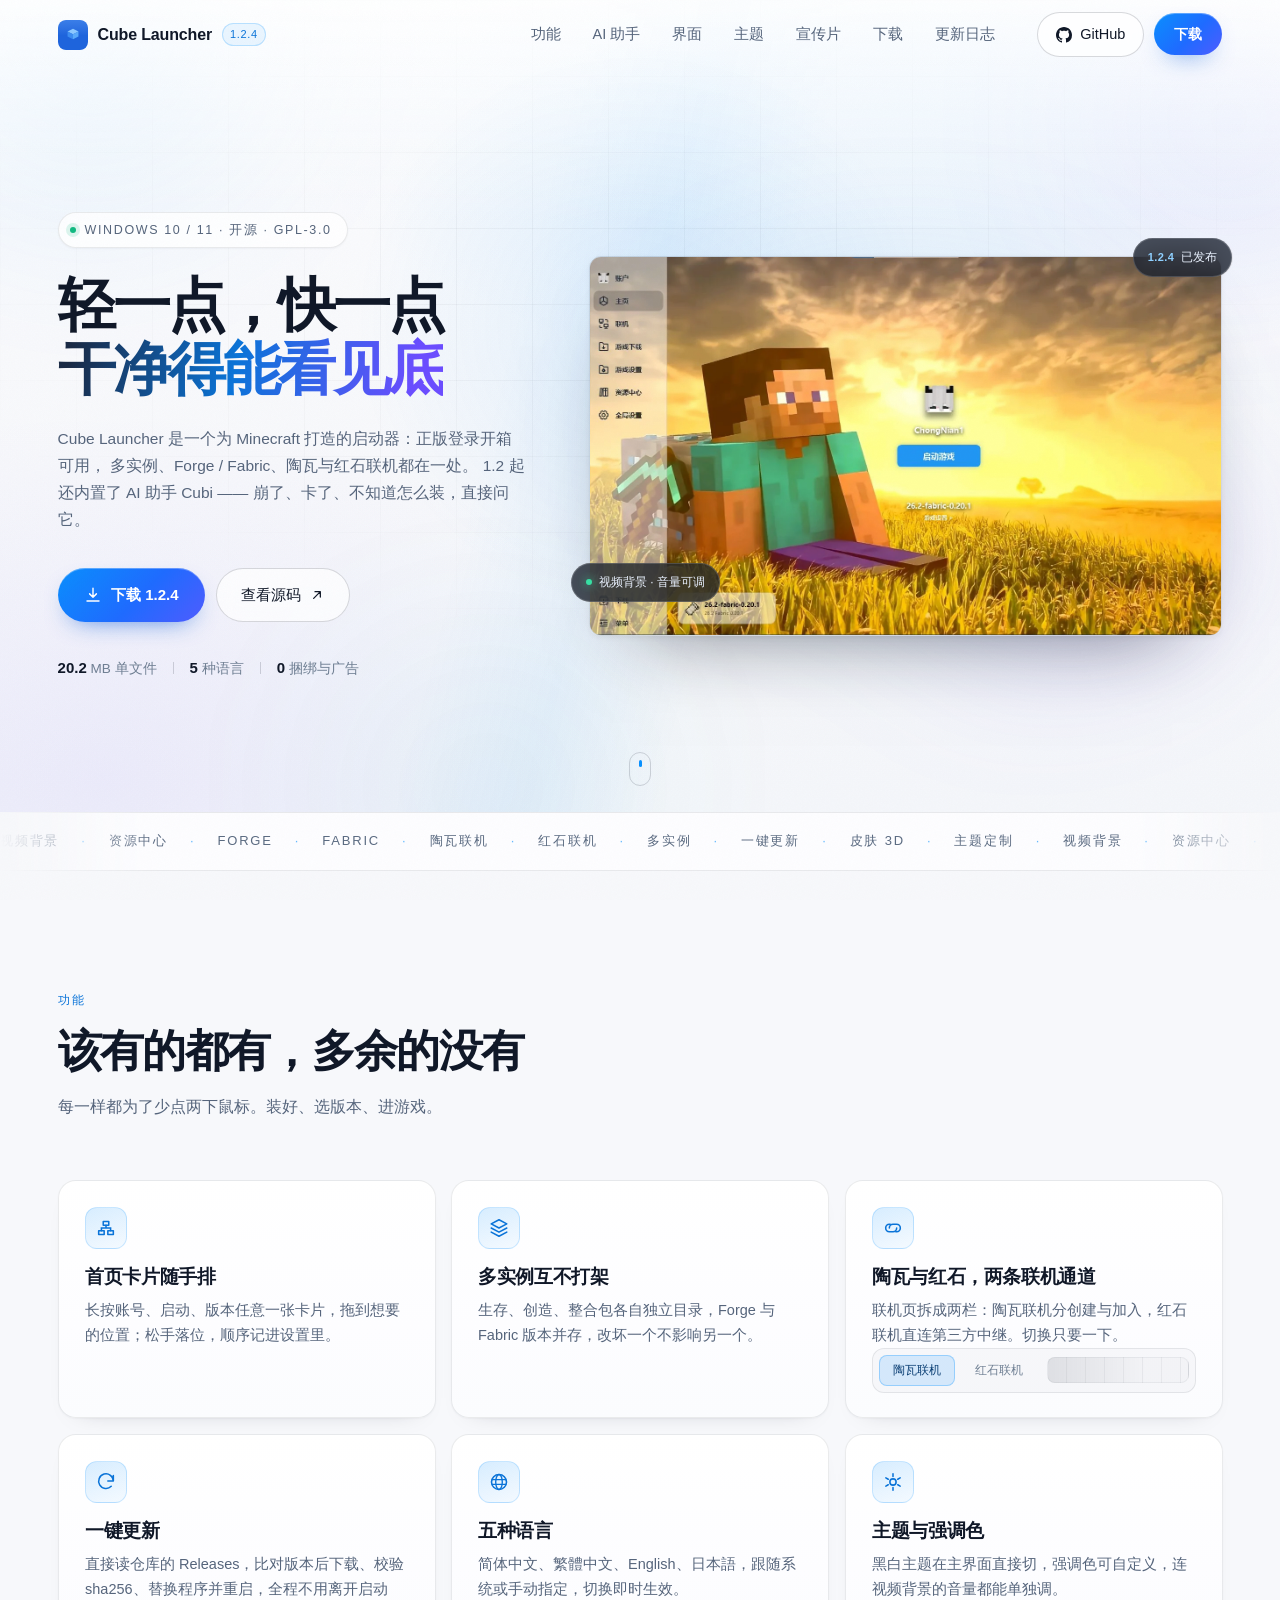
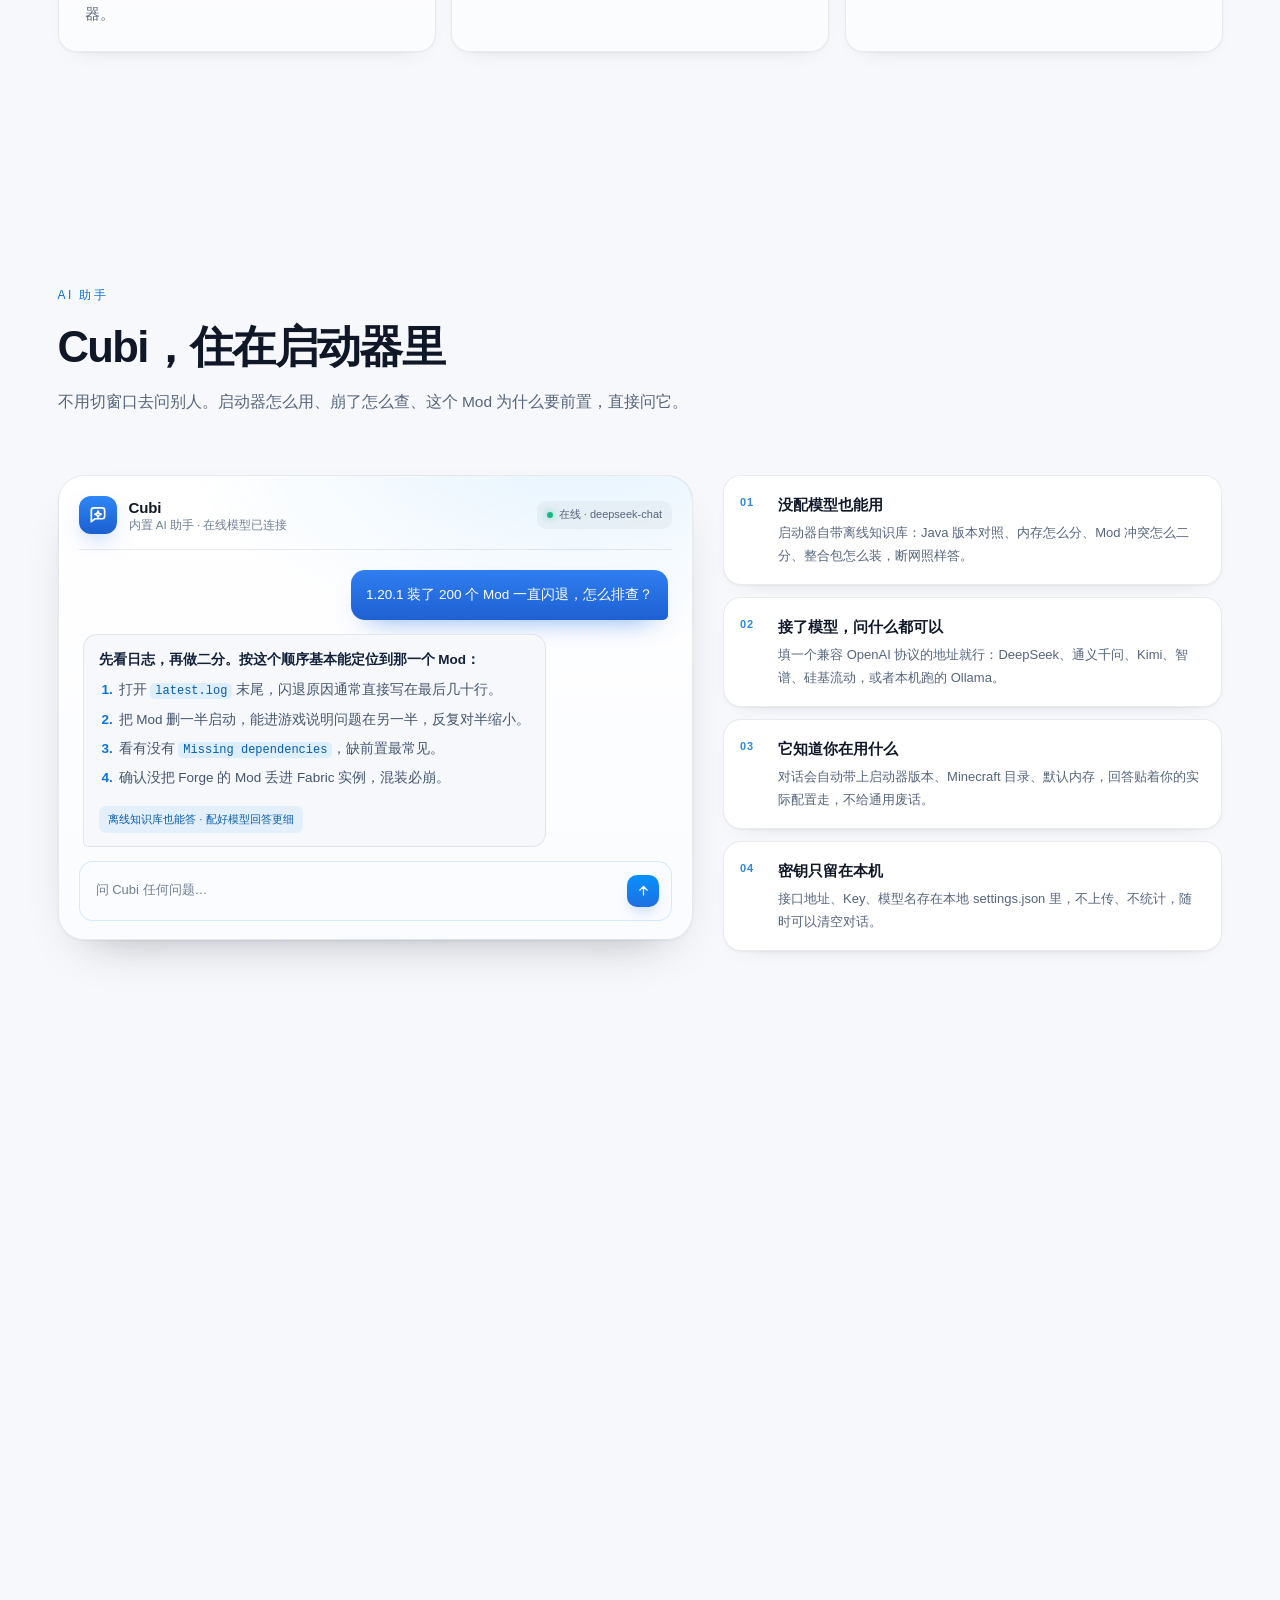
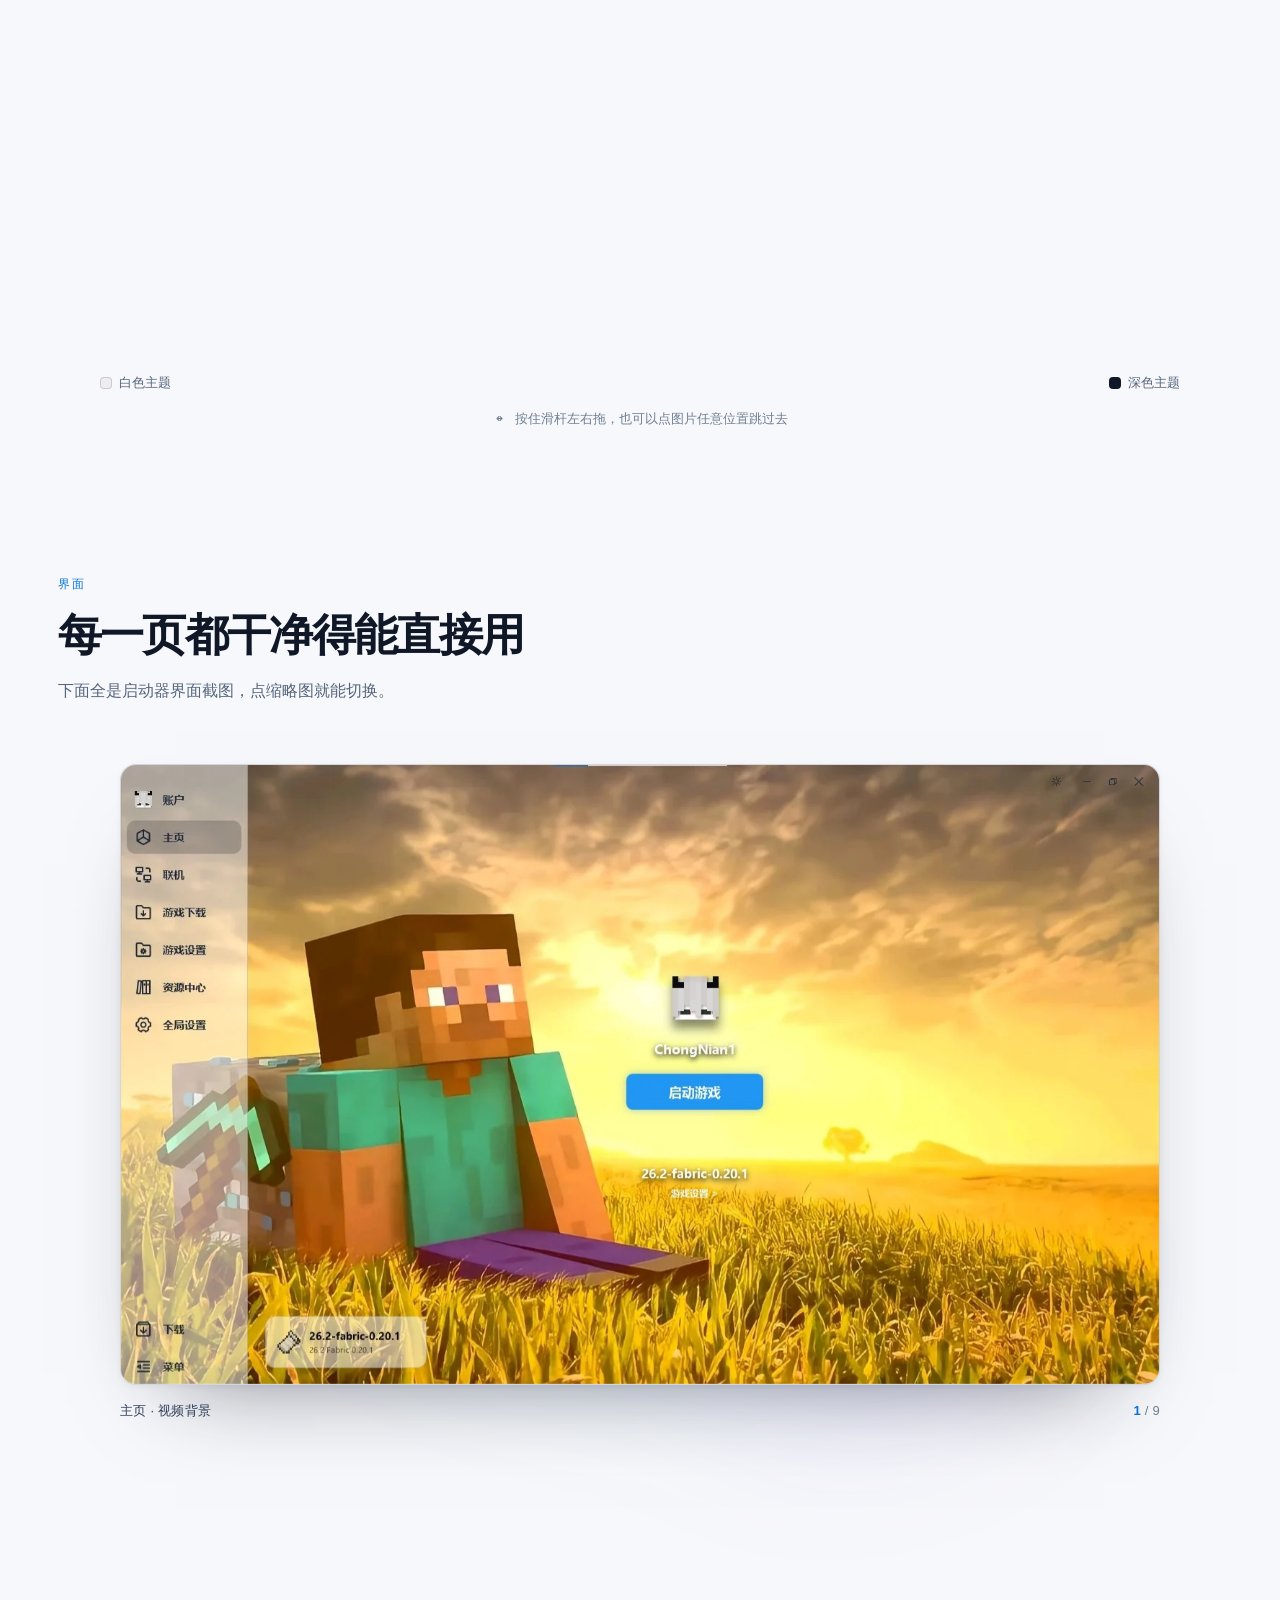
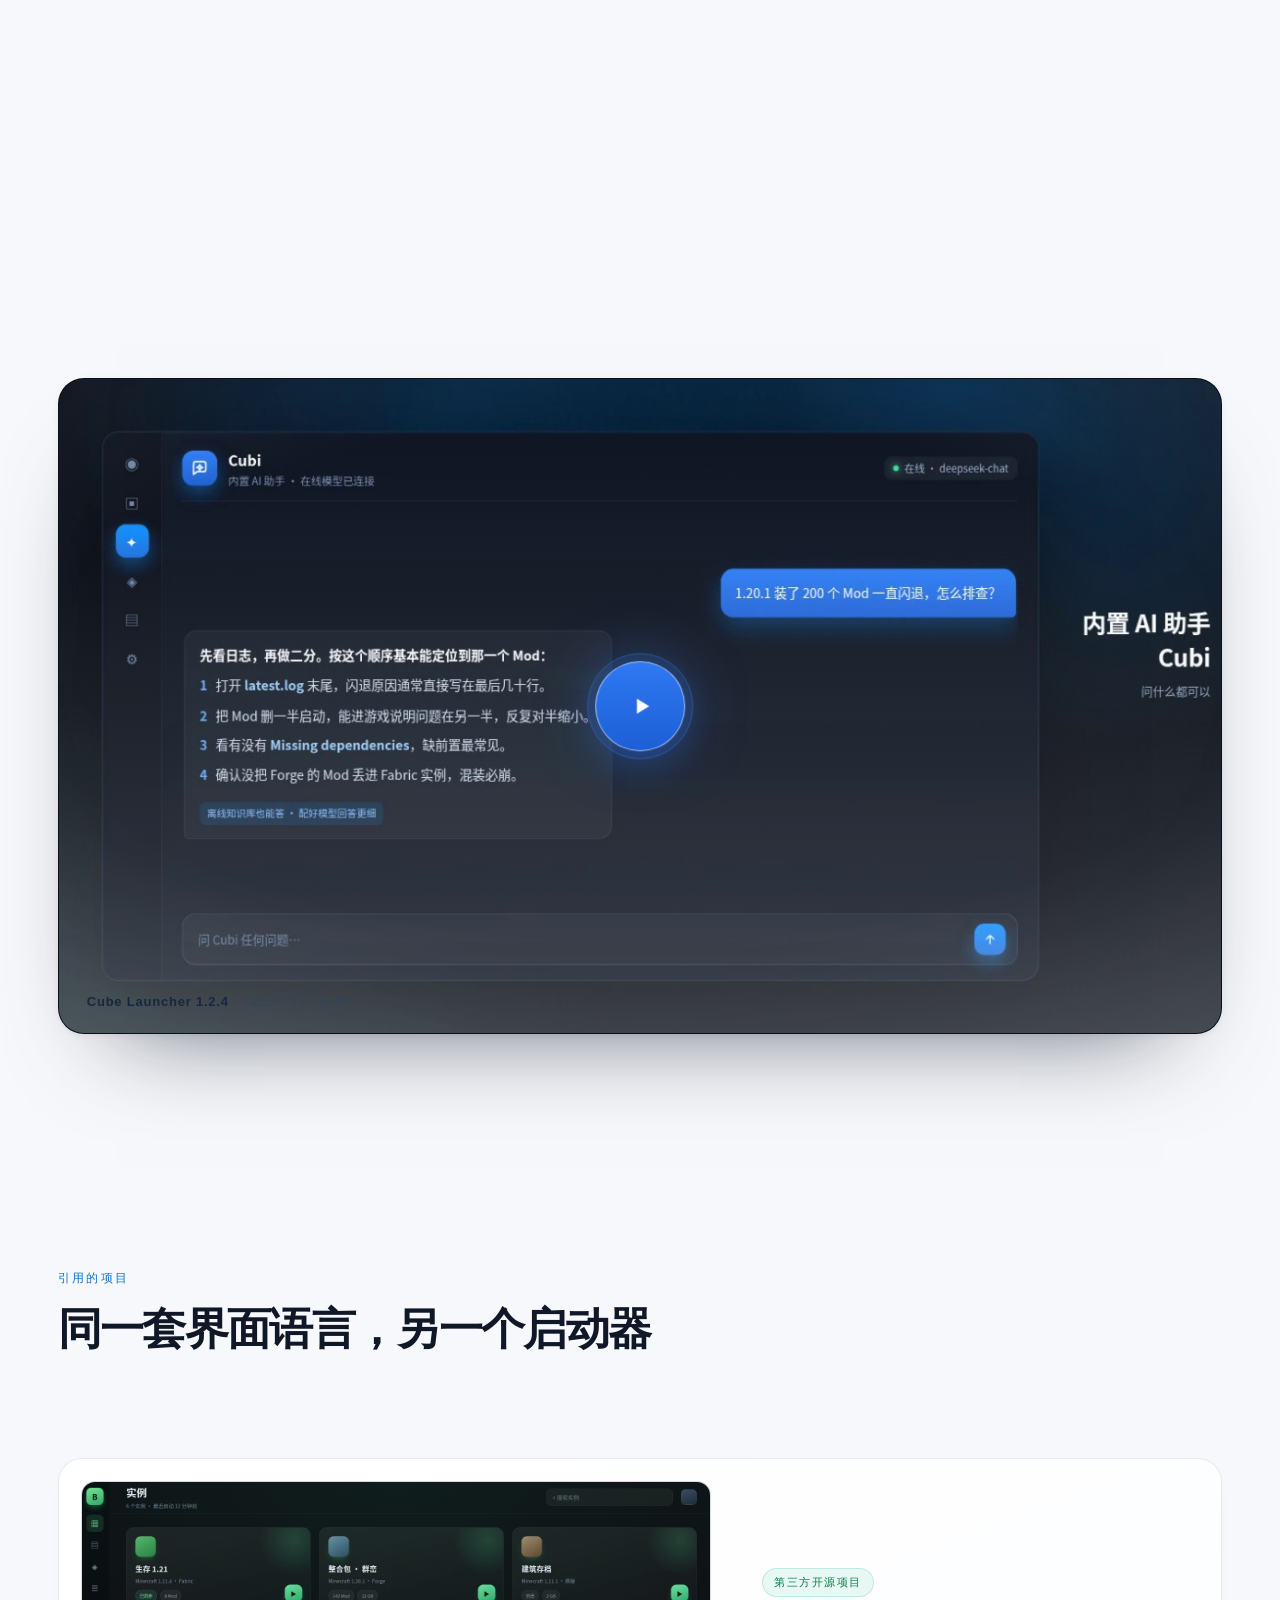
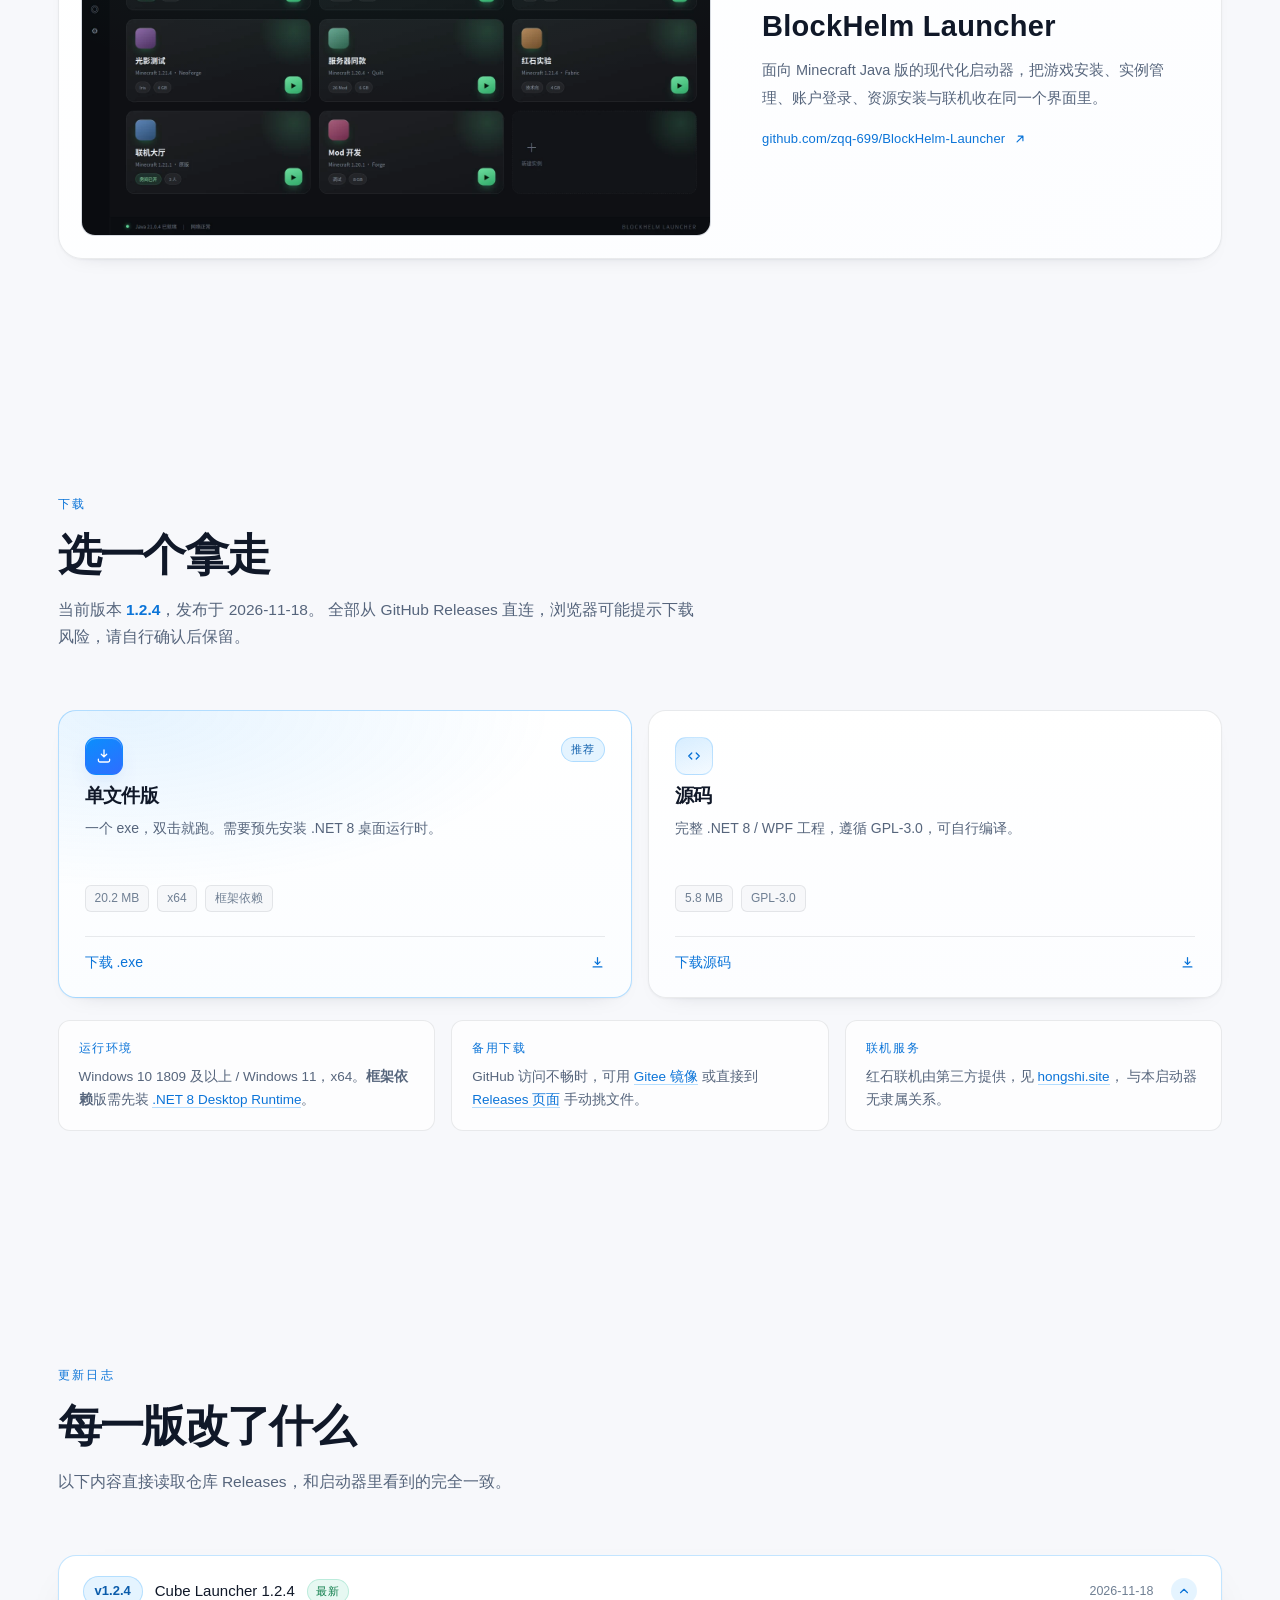
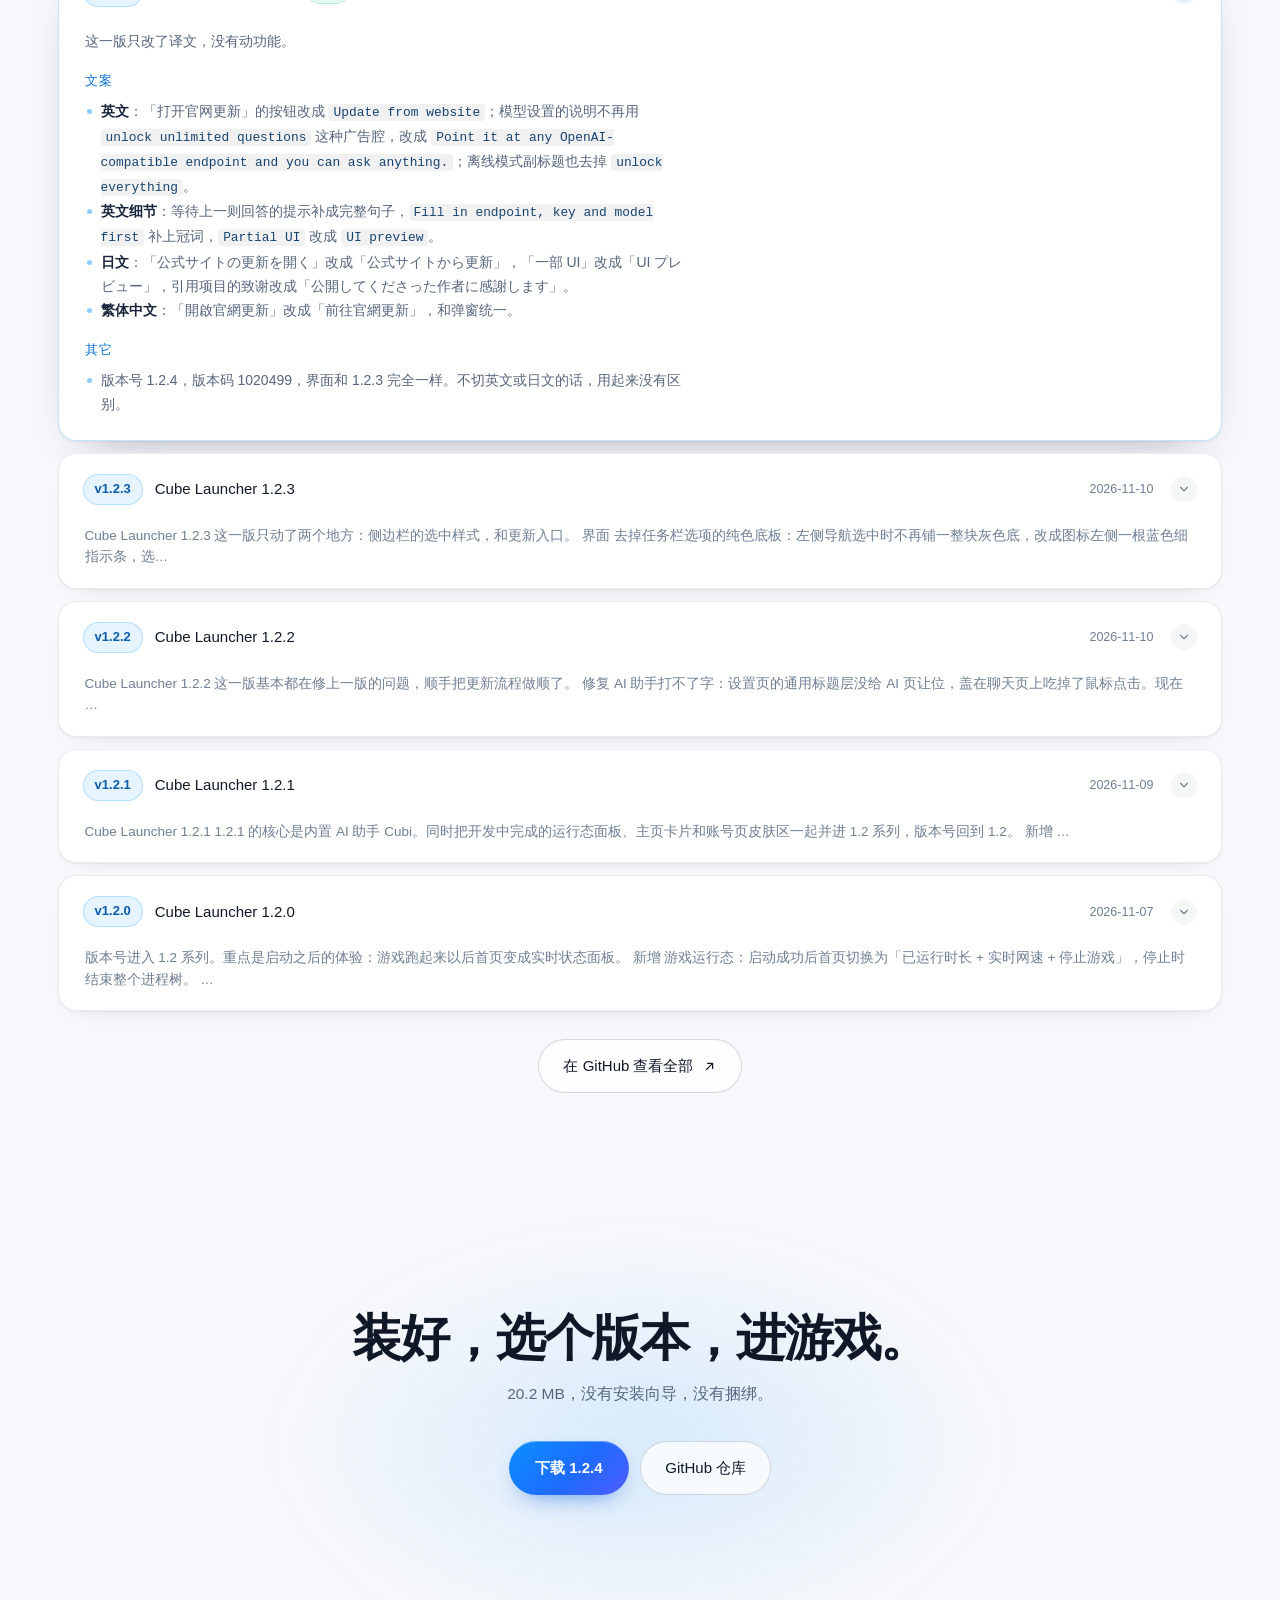
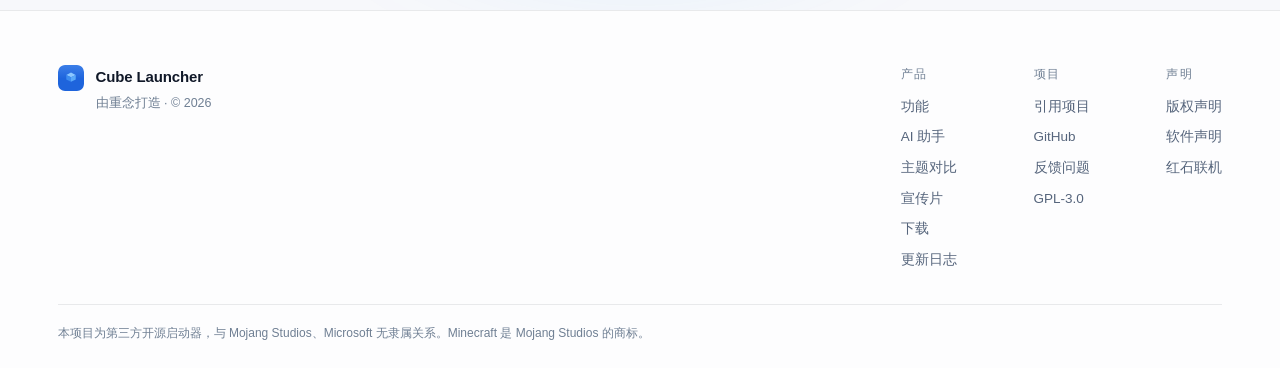
<file: index.html>
<!DOCTYPE html>
<html lang="zh-CN">
<head>
<meta charset="UTF-8" />
<meta name="viewport" content="width=device-width, initial-scale=1" />
<title>Cube Launcher — 轻量、干净的 Minecraft 启动器</title>
<meta name="description" content="Cube Launcher 是一款为 Windows 打造的 Minecraft 启动器：正版登录开箱可用、多实例管理、Forge / Fabric、陶瓦与红石联机，内置 AI 助手 Cubi 可以问任何问题，开源且不捆绑。" />
<meta name="theme-color" content="#f7f8fb" />
<meta property="og:title" content="Cube Launcher" />
<meta property="og:description" content="轻量、干净、开箱即用的 Minecraft 启动器。正版登录可用，多实例管理，陶瓦与红石联机，内置 AI 助手 Cubi。" />
<meta property="og:type" content="website" />
<meta property="og:image" content="assets/og.jpg" />
<meta name="twitter:card" content="summary_large_image" />
<link rel="icon" href="assets/icon.svg" type="image/svg+xml" />
<script>document.documentElement.classList.add("js");</script>
<link rel="stylesheet" href="assets/style.css" />
</head>
<body>

<div class="noise" aria-hidden="true"></div>
<div class="progress" id="progress" aria-hidden="true"></div>

<header class="nav" id="nav">
  <div class="nav-inner">
    <a class="brand" href="#top" aria-label="Cube Launcher 首页">
      <img src="assets/icon.svg" alt="" width="30" height="30" />
      <span class="brand-text">Cube Launcher</span>
      <span class="brand-tag">1.2.4</span>
    </a>

    <nav class="nav-links" aria-label="主导航">
      <a href="#features">功能</a>
      <a href="#ai">AI 助手</a>
      <a href="#screens">界面</a>
      <a href="#theme">主题</a>
      <a href="#film">宣传片</a>
      <a href="#download">下载</a>
      <a href="#changelog">更新日志</a>
    </nav>

    <div class="nav-actions">
      <a class="ghost-btn" href="https://github.com/cn0323/Cube-launcher" target="_blank" rel="noopener">
        <svg viewBox="0 0 16 16" width="16" height="16" aria-hidden="true"><path fill="currentColor" d="M8 0C3.58 0 0 3.58 0 8c0 3.54 2.29 6.53 5.47 7.59.4.07.55-.17.55-.38 0-.19-.01-.82-.01-1.49-2.01.37-2.53-.49-2.69-.94-.09-.23-.48-.94-.82-1.13-.28-.15-.68-.52-.01-.53.63-.01 1.08.58 1.23.82.72 1.21 1.87.87 2.33.66.07-.52.28-.87.51-1.07-1.78-.2-3.64-.89-3.64-3.95 0-.87.31-1.59.82-2.15-.08-.2-.36-1.02.08-2.12 0 0 .67-.21 2.2.82.64-.18 1.32-.27 2-.27s1.36.09 2 .27c1.53-1.04 2.2-.82 2.2-.82.44 1.1.16 1.92.08 2.12.51.56.82 1.27.82 2.15 0 3.07-1.87 3.75-3.65 3.95.29.25.54.73.54 1.48 0 1.07-.01 1.93-.01 2.2 0 .21.15.46.55.38A8.01 8.01 0 0 0 16 8c0-4.42-3.58-8-8-8Z"/></svg>
        <span>GitHub</span>
      </a>
      <a class="primary-btn small" href="#download">下载</a>
    </div>
  </div>
</header>

<main id="top">

  <!-- ================= HERO ================= -->
  <section class="hero">
    <div class="aurora" aria-hidden="true">
      <span class="blob b1"></span>
      <span class="blob b2"></span>
      <span class="blob b3"></span>
    </div>
    <div class="hero-grid" aria-hidden="true"></div>
    <div class="spotlight" id="spotlight" aria-hidden="true"></div>

    <div class="hero-inner">
      <div class="hero-copy">
        <div class="eyebrow reveal" style="--i:0">
          <span class="dot"></span> Windows 10 / 11 · 开源 · GPL-3.0
        </div>

        <h1 class="reveal" style="--i:1">
          轻一点，快一点<br />
          <span class="grad">干净得能看见底</span>
        </h1>

        <p class="lede reveal" style="--i:2">
          Cube Launcher 是一个为 Minecraft 打造的启动器：正版登录开箱可用，
          多实例、Forge / Fabric、陶瓦与红石联机都在一处。
          1.2 起还内置了 AI 助手 Cubi —— 崩了、卡了、不知道怎么装，直接问它。
        </p>

        <div class="cta-row reveal" style="--i:3">
          <a class="primary-btn" id="heroDownload" href="#download">
            <svg viewBox="0 0 24 24" width="18" height="18" aria-hidden="true"><path fill="none" stroke="currentColor" stroke-width="1.9" stroke-linecap="round" stroke-linejoin="round" d="M12 3v12m0 0 4.5-4.5M12 15l-4.5-4.5M4 20h16"/></svg>
            下载 1.2.4
          </a>
          <a class="ghost-btn large" href="https://github.com/cn0323/Cube-launcher" target="_blank" rel="noopener">
            查看源码
            <svg viewBox="0 0 24 24" width="16" height="16" aria-hidden="true"><path fill="none" stroke="currentColor" stroke-width="1.9" stroke-linecap="round" stroke-linejoin="round" d="M7 17 17 7M9 7h8v8"/></svg>
          </a>
        </div>

        <ul class="meta-row reveal" style="--i:4">
          <li><b data-count="20.2">0</b> MB 单文件</li>
          <li class="sep"></li>
          <li><b data-count="5">0</b> 种语言</li>
          <li class="sep"></li>
          <li><b>0</b> 捆绑与广告</li>
        </ul>
      </div>

      <!-- 真实界面截图 -->
      <div class="hero-visual reveal" style="--i:2">
        <div class="shot-frame" id="tilt">
          <img class="shot-img" src="assets/screens/home-video.webp" width="1440" height="861"
               alt="Cube Launcher 主界面：视频背景上的启动按钮、账号与版本卡片" />
          <div class="float-chip chip-a"><span class="chip-dot"></span> 视频背景 · 音量可调</div>
          <div class="float-chip chip-b"><b>1.2.4</b> 已发布</div>
        </div>
      </div>
    </div>

    <div class="scroll-hint" aria-hidden="true"><span></span></div>
  </section>

  <!-- ================= MARQUEE ================= -->
  <div class="marquee" aria-hidden="true">
    <div class="marquee-track">
      <span>视频背景</span><span>·</span><span>资源中心</span><span>·</span><span>Forge</span><span>·</span><span>Fabric</span><span>·</span>
      <span>陶瓦联机</span><span>·</span><span>红石联机</span><span>·</span><span>多实例</span><span>·</span><span>一键更新</span><span>·</span>
      <span>皮肤 3D</span><span>·</span><span>主题定制</span><span>·</span>
      <span>视频背景</span><span>·</span><span>资源中心</span><span>·</span><span>Forge</span><span>·</span><span>Fabric</span><span>·</span>
      <span>陶瓦联机</span><span>·</span><span>红石联机</span><span>·</span><span>多实例</span><span>·</span><span>一键更新</span><span>·</span>
      <span>皮肤 3D</span><span>·</span><span>主题定制</span><span>·</span>
    </div>
  </div>

  <!-- ================= FEATURES ================= -->
  <section class="section" id="features">
    <div class="section-head">
      <span class="kicker reveal">功能</span>
      <h2 class="reveal" style="--i:1">该有的都有，多余的没有</h2>
      <p class="section-sub reveal" style="--i:2">
        每一样都为了少点两下鼠标。装好、选版本、进游戏。
      </p>
    </div>

    <div class="bento">
      <article class="card reveal" style="--i:0" data-sheen>
        <div class="card-ico">
          <svg viewBox="0 0 24 24" width="22" height="22" aria-hidden="true"><path fill="none" stroke="currentColor" stroke-width="1.7" stroke-linecap="round" stroke-linejoin="round" d="M9 5h6v4H9zM4 15h6v4H4zM14 15h6v4h-6z"/><path fill="none" stroke="currentColor" stroke-width="1.7" stroke-linecap="round" d="M12 9v3M7 15v-3h10v3"/></svg>
        </div>
        <h3>首页卡片随手排</h3>
        <p>长按账号、启动、版本任意一张卡片，拖到想要的位置；松手落位，顺序记进设置里。</p>
      </article>

      <article class="card reveal" style="--i:1" data-sheen>
        <div class="card-ico">
          <svg viewBox="0 0 24 24" width="22" height="22" aria-hidden="true"><path fill="none" stroke="currentColor" stroke-width="1.7" stroke-linecap="round" stroke-linejoin="round" d="M12 3 3.5 7.5 12 12l8.5-4.5L12 3Z"/><path fill="none" stroke="currentColor" stroke-width="1.7" stroke-linecap="round" stroke-linejoin="round" d="M3.5 12 12 16.5 20.5 12M3.5 16.5 12 21l8.5-4.5"/></svg>
        </div>
        <h3>多实例互不打架</h3>
        <p>生存、创造、整合包各自独立目录，Forge 与 Fabric 版本并存，改坏一个不影响另一个。</p>
      </article>

      <article class="card reveal" style="--i:2" data-sheen>
        <div class="card-ico">
          <svg viewBox="0 0 24 24" width="22" height="22" aria-hidden="true"><path fill="none" stroke="currentColor" stroke-width="1.7" stroke-linecap="round" stroke-linejoin="round" d="M8 12a4 4 0 0 1 4-4h4a4 4 0 0 1 0 8h-1"/><path fill="none" stroke="currentColor" stroke-width="1.7" stroke-linecap="round" stroke-linejoin="round" d="M16 12a4 4 0 0 1-4 4H8a4 4 0 0 1 0-8h1"/></svg>
        </div>
        <h3>陶瓦与红石，两条联机通道</h3>
        <p>联机页拆成两栏：陶瓦联机分创建与加入，红石联机直连第三方中继。切换只要一下。</p>
        <div class="mini-split" aria-hidden="true">
          <span class="ms-tab active">陶瓦联机</span>
          <span class="ms-tab">红石联机</span>
          <span class="ms-body"></span>
        </div>
      </article>

      <article class="card reveal" style="--i:3" data-sheen>
        <div class="card-ico">
          <svg viewBox="0 0 24 24" width="22" height="22" aria-hidden="true"><path fill="none" stroke="currentColor" stroke-width="1.7" stroke-linecap="round" stroke-linejoin="round" d="M20 11a8 8 0 1 0-2.3 5.7M20 5v6h-6"/></svg>
        </div>
        <h3>一键更新</h3>
        <p>直接读仓库的 Releases，比对版本后下载、校验 sha256、替换程序并重启，全程不用离开启动器。</p>
      </article>

      <article class="card reveal" style="--i:4" data-sheen>
        <div class="card-ico">
          <svg viewBox="0 0 24 24" width="22" height="22" aria-hidden="true"><circle cx="12" cy="12" r="8.2" fill="none" stroke="currentColor" stroke-width="1.7"/><ellipse cx="12" cy="12" rx="3.6" ry="8.2" fill="none" stroke="currentColor" stroke-width="1.5"/><path fill="none" stroke="currentColor" stroke-width="1.5" d="M4.2 9.4h15.6M4.2 14.6h15.6"/></svg>
        </div>
        <h3>五种语言</h3>
        <p>简体中文、繁體中文、English、日本語，跟随系统或手动指定，切换即时生效。</p>
      </article>

      <article class="card reveal" style="--i:5" data-sheen>
        <div class="card-ico">
          <svg viewBox="0 0 24 24" width="22" height="22" aria-hidden="true"><path fill="none" stroke="currentColor" stroke-width="1.7" stroke-linecap="round" stroke-linejoin="round" d="M12 3v3M12 18v3M4.2 7.5l2.6 1.5M17.2 15l2.6 1.5M4.2 16.5l2.6-1.5M17.2 9l2.6-1.5"/><circle cx="12" cy="12" r="3.4" fill="none" stroke="currentColor" stroke-width="1.7"/></svg>
        </div>
        <h3>主题与强调色</h3>
        <p>黑白主题在主界面直接切，强调色可自定义，连视频背景的音量都能单独调。</p>
      </article>
    </div>
  </section>

  <!-- ================= AI ================= -->
  <section class="section ai-section" id="ai">
    <div class="section-head">
      <span class="kicker reveal">AI 助手</span>
      <h2 class="reveal" style="--i:1">Cubi，住在启动器里</h2>
      <p class="section-sub reveal" style="--i:2">
        不用切窗口去问别人。启动器怎么用、崩了怎么查、这个 Mod 为什么要前置，直接问它。
      </p>
    </div>

    <div class="ai-grid">
      <div class="ai-chat reveal" style="--i:1">
        <div class="ai-head">
          <span class="ai-avatar" aria-hidden="true">
            <svg viewBox="0 0 48 48" width="20" height="20" fill="none" stroke="currentColor" stroke-width="4" stroke-linecap="round" stroke-linejoin="round">
              <path d="M40 27c0 3.3-2.7 6-6 6H17l-9 7V13c0-3.3 2.7-6 6-6h20c3.3 0 6 2.7 6 6v14Z"/>
              <path d="M24 14.5 26.2 20l5.5 2.2-5.5 2.2L24 30l-2.2-5.6L16.3 22l5.5-2.2L24 14.5Z"/>
            </svg>
          </span>
          <span class="ai-id">
            <b>Cubi</b>
            <i>内置 AI 助手 · 在线模型已连接</i>
          </span>
          <span class="ai-status"><span class="dot"></span>在线 · deepseek-chat</span>
        </div>

        <div class="ai-log">
          <div class="ai-msg user">1.20.1 装了 200 个 Mod 一直闪退，怎么排查？</div>
          <div class="ai-msg bot">
            <b>先看日志，再做二分。按这个顺序基本能定位到那一个 Mod：</b>
            <ol>
              <li>打开 <code>latest.log</code> 末尾，闪退原因通常直接写在最后几十行。</li>
              <li>把 Mod 删一半启动，能进游戏说明问题在另一半，反复对半缩小。</li>
              <li>看有没有 <code>Missing dependencies</code>，缺前置最常见。</li>
              <li>确认没把 Forge 的 Mod 丢进 Fabric 实例，混装必崩。</li>
            </ol>
            <span class="ai-tag">离线知识库也能答 · 配好模型回答更细</span>
          </div>
        </div>

        <div class="ai-input">
          <span>问 Cubi 任何问题…</span>
          <i aria-hidden="true">
            <svg viewBox="0 0 48 48" width="15" height="15" fill="none" stroke="currentColor" stroke-width="4" stroke-linecap="round" stroke-linejoin="round"><path d="M24 38V11M24 11 12 23M24 11l12 12"/></svg>
          </i>
        </div>
      </div>

      <ul class="ai-points">
        <li class="reveal" style="--i:2">
          <span class="ai-k">01</span>
          <b>没配模型也能用</b>
          <p>启动器自带离线知识库：Java 版本对照、内存怎么分、Mod 冲突怎么二分、整合包怎么装，断网照样答。</p>
        </li>
        <li class="reveal" style="--i:3">
          <span class="ai-k">02</span>
          <b>接了模型，问什么都可以</b>
          <p>填一个兼容 OpenAI 协议的地址就行：DeepSeek、通义千问、Kimi、智谱、硅基流动，或者本机跑的 Ollama。</p>
        </li>
        <li class="reveal" style="--i:4">
          <span class="ai-k">03</span>
          <b>它知道你在用什么</b>
          <p>对话会自动带上启动器版本、Minecraft 目录、默认内存，回答贴着你的实际配置走，不给通用废话。</p>
        </li>
        <li class="reveal" style="--i:5">
          <span class="ai-k">04</span>
          <b>密钥只留在本机</b>
          <p>接口地址、Key、模型名存在本地 settings.json 里，不上传、不统计，随时可以清空对话。</p>
        </li>
      </ul>
    </div>
  </section>

  <!-- ================= 深浅主题对比 ================= -->
  <section class="section theme-section" id="theme">
    <div class="section-head">
      <span class="kicker reveal">主题</span>
      <h2 class="reveal" style="--i:1">白色和深色，是同一个界面</h2>
      <p class="section-sub reveal" style="--i:2">
        中间那条滑杆可以拖。左边是白色主题，右边是深色主题，切换在启动器主界面就能完成，不用重启。
      </p>
    </div>

    <div class="ba reveal" style="--i:1">
      <img class="ba-img" src="assets/screens/home-video.webp" width="1440" height="861"
           alt="深色主题：视频背景与玻璃面板" />
      <img class="ba-img ba-light" src="assets/screens/theme-light.webp" width="1440" height="861"
           alt="白色主题：浅色背景与同一个启动按钮" />
      <div class="ba-divider" aria-hidden="true">
        <span class="ba-knob">
          <svg viewBox="0 0 24 24" fill="none" stroke="currentColor" stroke-width="1.9" stroke-linecap="round" stroke-linejoin="round">
            <path d="M9.5 8 5.5 12l4 4M14.5 8l4 4-4 4"/>
          </svg>
        </span>
      </div>
      <input class="ba-range" type="range" min="0" max="100" step="0.1" value="62"
             aria-label="拖动对比白色主题与深色主题" />
    </div>

    <div class="ba-meta">
      <span><i class="sw light"></i>白色主题</span>
      <span><i class="sw dark"></i>深色主题</span>
    </div>

    <p class="ba-hint">
      <svg viewBox="0 0 24 24" fill="none" stroke="currentColor" stroke-width="1.7" stroke-linecap="round" stroke-linejoin="round" aria-hidden="true">
        <path d="M8 12h8M8 12l3-3M8 12l3 3M16 12l-3-3M16 12l-3 3"/>
      </svg>
      按住滑杆左右拖，也可以点图片任意位置跳过去
    </p>
  </section>

  <!-- ================= SCREENS ================= -->
  <section class="section screens-section" id="screens">
    <div class="section-head">
      <span class="kicker reveal">界面</span>
      <h2 class="reveal" style="--i:1">每一页都干净得能直接用</h2>
      <p class="section-sub reveal" style="--i:2">
        下面全是启动器界面截图，点缩略图就能切换。
      </p>
    </div>

    <div class="screens-stage reveal" style="--i:1">
      <div class="stage-frame">
        <img class="stage-img on" src="assets/screens/home-video.webp" width="1440" height="861"
             alt="主页：视频背景上显示启动按钮与账号" />
        <img class="stage-img" alt="" aria-hidden="true" />
        <span class="stage-shine" aria-hidden="true"></span>
      </div>
      <div class="stage-meta">
        <span class="stage-name" id="stageName">主页 · 视频背景</span>
        <span class="stage-count"><b id="stageIndex">1</b> / 9</span>
      </div>
    </div>

    <div class="shot-tabs reveal" style="--i:2" role="tablist" aria-label="界面截图">
        <button class="shot-tab active" type="button" role="tab"
                aria-selected="true" data-src="assets/screens/home-video.webp"
                data-label="主页 · 视频背景">
          <span class="tab-thumb"><img src="assets/screens/home-video.webp" alt="" loading="lazy" width="1440" height="861" /></span>
          <span class="tab-name">视频背景</span>
        </button>
        <button class="shot-tab" type="button" role="tab"
                aria-selected="false" data-src="assets/screens/home.webp"
                data-label="主页 · 纯色底">
          <span class="tab-thumb"><img src="assets/screens/home.webp" alt="" loading="lazy" width="1440" height="861" /></span>
          <span class="tab-name">主页</span>
        </button>
        <button class="shot-tab" type="button" role="tab"
                aria-selected="false" data-src="assets/screens/cubi.webp"
                data-label="AI 助手 · Cubi">
          <span class="tab-thumb"><img src="assets/screens/cubi.webp" alt="" loading="lazy" width="1440" height="845" /></span>
          <span class="tab-name">AI 助手</span>
        </button>
        <button class="shot-tab" type="button" role="tab"
                aria-selected="false" data-src="assets/screens/account.webp"
                data-label="账户">
          <span class="tab-thumb"><img src="assets/screens/account.webp" alt="" loading="lazy" width="1440" height="861" /></span>
          <span class="tab-name">账户</span>
        </button>
        <button class="shot-tab" type="button" role="tab"
                aria-selected="false" data-src="assets/screens/multiplayer.webp"
                data-label="联机">
          <span class="tab-thumb"><img src="assets/screens/multiplayer.webp" alt="" loading="lazy" width="1440" height="861" /></span>
          <span class="tab-name">联机</span>
        </button>
        <button class="shot-tab" type="button" role="tab"
                aria-selected="false" data-src="assets/screens/versions.webp"
                data-label="游戏设置">
          <span class="tab-thumb"><img src="assets/screens/versions.webp" alt="" loading="lazy" width="1440" height="861" /></span>
          <span class="tab-name">游戏设置</span>
        </button>
        <button class="shot-tab" type="button" role="tab"
                aria-selected="false" data-src="assets/screens/downloads.webp"
                data-label="游戏下载">
          <span class="tab-thumb"><img src="assets/screens/downloads.webp" alt="" loading="lazy" width="1440" height="861" /></span>
          <span class="tab-name">游戏下载</span>
        </button>
        <button class="shot-tab" type="button" role="tab"
                aria-selected="false" data-src="assets/screens/mods.webp"
                data-label="资源中心">
          <span class="tab-thumb"><img src="assets/screens/mods.webp" alt="" loading="lazy" width="1440" height="861" /></span>
          <span class="tab-name">资源中心</span>
        </button>
        <button class="shot-tab" type="button" role="tab"
                aria-selected="false" data-src="assets/screens/settings.webp"
                data-label="全局设置">
          <span class="tab-thumb"><img src="assets/screens/settings.webp" alt="" loading="lazy" width="1440" height="861" /></span>
          <span class="tab-name">全局设置</span>
        </button>
    </div>
  </section>

  <!-- ================= FILM ================= -->
  <section class="section film-section" id="film">
    <div class="section-head">
      <span class="kicker reveal">宣传片</span>
      <h2 class="reveal" style="--i:1">34 秒，从开箱到 AI 助手</h2>
      <p class="section-sub reveal" style="--i:2">
        深色科技调，画面取的是真机界面与 Cubi 的实际对话流程。点开即播，默认静音。
      </p>
    </div>

    <button class="film-card reveal" style="--i:1" type="button" id="filmPlay" aria-label="播放宣传片">
      <img src="assets/promo-poster.jpg" width="1280" height="720" alt="Cube Launcher 宣传片封面" loading="lazy" />
      <span class="film-vignette" aria-hidden="true"></span>
      <span class="play-orb" aria-hidden="true">
        <svg viewBox="0 0 24 24" width="26" height="26"><path fill="currentColor" d="M8 5.1v13.8L19.4 12z"/></svg>
      </span>
      <span class="film-meta"><b>Cube Launcher 1.2.4</b> · 1280×720 · 0:34</span>
      <span class="film-sheen" aria-hidden="true"></span>
    </button>
  </section>

  <!-- ================= REFERENCES ================= -->
  <section class="section ref-section" id="references">
    <div class="section-head">
      <span class="kicker reveal">引用的项目</span>
      <h2 class="reveal" style="--i:1">同一套界面语言，另一个启动器</h2>
      <p class="section-sub reveal" style="--i:2">
        BlockHelm Launcher 使用了本项目的界面组件与交互规范，下面是它的实例管理界面。
      </p>
    </div>

    <a class="ref-card reveal" style="--i:1"
       href="https://github.com/zqq-699/BlockHelm-Launcher"
       target="_blank" rel="noopener">
      <span class="ref-shot">
        <img src="assets/screens/blockhelm.webp" width="1600" height="900"
             alt="BlockHelm Launcher 实例管理界面" loading="lazy" />
        <span class="ref-glow" aria-hidden="true"></span>
      </span>
      <span class="ref-info">
        <span class="ref-badge">第三方开源项目</span>
        <b>BlockHelm Launcher</b>
        <span class="ref-desc">面向 Minecraft Java 版的现代化启动器，把游戏安装、实例管理、账户登录、资源安装与联机收在同一个界面里。</span>
        <span class="ref-link">github.com/zqq-699/BlockHelm-Launcher
          <svg viewBox="0 0 24 24" width="14" height="14" aria-hidden="true"><path fill="none" stroke="currentColor" stroke-width="2" stroke-linecap="round" stroke-linejoin="round" d="M7 17 17 7M9 7h8v8"/></svg>
        </span>
      </span>
    </a>
  </section>

  <!-- ================= DOWNLOAD ================= -->
  <section class="section" id="download">
    <div class="section-head">
      <span class="kicker reveal">下载</span>
      <h2 class="reveal" style="--i:1">选一个拿走</h2>
      <p class="section-sub reveal" style="--i:2">
        当前版本 <b class="accent">1.2.4</b>，发布于 <span id="releaseDate">2026-11-18</span>。
        全部从 GitHub Releases 直连，浏览器可能提示下载风险，请自行确认后保留。
      </p>
    </div>

    <div class="dl-grid">
      <a class="dl-card primary reveal" style="--i:0"
         href="https://github.com/cn0323/Cube-launcher/releases/latest/download/CubeLauncher_x64.exe"
         data-sheen>
        <div class="dl-top">
          <span class="dl-ico">
            <svg viewBox="0 0 24 24" width="18" height="18" aria-hidden="true"><path fill="none" stroke="currentColor" stroke-width="1.7" stroke-linecap="round" stroke-linejoin="round" d="M12 3.8v9.4m0 0 3.6-3.6M12 13.2 8.4 9.6M4.5 16.2v1.6a2.2 2.2 0 0 0 2.2 2.2h10.6a2.2 2.2 0 0 0 2.2-2.2v-1.6"/></svg>
          </span>
          <span class="dl-badge">推荐</span>
        </div>
        <h3>单文件版</h3>
        <p class="dl-desc">一个 exe，双击就跑。需要预先安装 .NET 8 桌面运行时。</p>
        <div class="dl-meta"><span>20.2 MB</span><span>x64</span><span>框架依赖</span></div>
        <span class="dl-go">下载 .exe
          <svg viewBox="0 0 24 24" width="15" height="15" aria-hidden="true"><path fill="none" stroke="currentColor" stroke-width="2" stroke-linecap="round" stroke-linejoin="round" d="M12 4v11m0 0 4-4m-4 4-4-4M5 19h14"/></svg>
        </span>
      </a>

      <a class="dl-card reveal" style="--i:1"
         href="https://github.com/cn0323/Cube-launcher/releases/latest/download/CubeLauncher-1.2.4-source.zip"
         data-sheen>
        <div class="dl-top">
          <span class="dl-ico">
            <svg viewBox="0 0 24 24" width="18" height="18" aria-hidden="true"><path fill="none" stroke="currentColor" stroke-width="1.8" stroke-linecap="round" stroke-linejoin="round" d="m9 8-4 4 4 4m6-8 4 4-4 4"/></svg>
          </span>
        </div>
        <h3>源码</h3>
        <p class="dl-desc">完整 .NET 8 / WPF 工程，遵循 GPL-3.0，可自行编译。</p>
        <div class="dl-meta"><span>5.8 MB</span><span>GPL-3.0</span></div>
        <span class="dl-go">下载源码
          <svg viewBox="0 0 24 24" width="15" height="15" aria-hidden="true"><path fill="none" stroke="currentColor" stroke-width="2" stroke-linecap="round" stroke-linejoin="round" d="M12 4v11m0 0 4-4m-4 4-4-4M5 19h14"/></svg>
        </span>
      </a>
    </div>

    <div class="dl-notes reveal" style="--i:3">
      <div class="note">
        <span class="note-k">运行环境</span>
        <p>Windows 10 1809 及以上 / Windows 11，x64。<b>框架依赖</b>版需先装
          <a href="https://dotnet.microsoft.com/download/dotnet/8.0" target="_blank" rel="noopener">.NET 8 Desktop Runtime</a>。</p>
      </div>
      <div class="note">
        <span class="note-k">备用下载</span>
        <p>GitHub 访问不畅时，可用
          <a href="https://gitee.com/cn0323/Cube-launcher" target="_blank" rel="noopener">Gitee 镜像</a>
          或直接到 <a href="https://github.com/cn0323/Cube-launcher/releases" target="_blank" rel="noopener">Releases 页面</a> 手动挑文件。</p>
      </div>
      <div class="note">
        <span class="note-k">联机服务</span>
        <p>红石联机由第三方提供，见
          <a href="https://hongshi.site/" target="_blank" rel="noopener">hongshi.site</a>，
          与本启动器无隶属关系。</p>
      </div>
    </div>
  </section>

  <!-- ================= CHANGELOG ================= -->
  <section class="section" id="changelog">
    <div class="section-head">
      <span class="kicker reveal">更新日志</span>
      <h2 class="reveal" style="--i:1">每一版改了什么</h2>
      <p class="section-sub reveal" style="--i:2">以下内容直接读取仓库 Releases，和启动器里看到的完全一致。</p>
    </div>

    <div class="log-list" id="logList" aria-live="polite">
      <div class="log-skeleton reveal" style="--i:0">
        <div class="sk-line w30"></div>
        <div class="sk-line w80"></div>
        <div class="sk-line w60"></div>
      </div>
    </div>

    <div class="log-more reveal">
      <a class="ghost-btn large" href="https://github.com/cn0323/Cube-launcher/releases" target="_blank" rel="noopener">
        在 GitHub 查看全部
        <svg viewBox="0 0 24 24" width="15" height="15" aria-hidden="true"><path fill="none" stroke="currentColor" stroke-width="1.9" stroke-linecap="round" stroke-linejoin="round" d="M7 17 17 7M9 7h8v8"/></svg>
      </a>
    </div>
  </section>

  <!-- ================= CTA ================= -->
  <section class="final-cta">
    <div class="fc-glow" aria-hidden="true"></div>
    <h2 class="reveal">装好，选个版本，进游戏。</h2>
    <p class="reveal" style="--i:1">20.2 MB，没有安装向导，没有捆绑。</p>
    <div class="cta-row center reveal" style="--i:2">
      <a class="primary-btn" href="https://github.com/cn0323/Cube-launcher/releases/latest/download/CubeLauncher_x64.exe">下载 1.2.4</a>
      <a class="ghost-btn large" href="https://github.com/cn0323/Cube-launcher" target="_blank" rel="noopener">GitHub 仓库</a>
    </div>
  </section>
</main>

<footer class="footer">
  <div class="footer-inner">
    <div class="f-brand">
      <img src="assets/icon.svg" alt="" width="26" height="26" />
      <div>
        <strong>Cube Launcher</strong>
        <span>由重念打造 · © 2026</span>
      </div>
    </div>

    <nav class="f-links" aria-label="页脚导航">
      <div>
        <span class="f-k">产品</span>
        <a href="#features">功能</a>
        <a href="#ai">AI 助手</a>
        <a href="#theme">主题对比</a>
        <a href="#film">宣传片</a>
        <a href="#download">下载</a>
        <a href="#changelog">更新日志</a>
      </div>
      <div>
        <span class="f-k">项目</span>
        <a href="#references">引用项目</a>
        <a href="https://github.com/cn0323/Cube-launcher" target="_blank" rel="noopener">GitHub</a>
        <a href="https://github.com/cn0323/Cube-launcher/issues/new?labels=bug" target="_blank" rel="noopener">反馈问题</a>
        <a href="https://github.com/cn0323/Cube-launcher/blob/HEAD/LICENSE" target="_blank" rel="noopener">GPL-3.0</a>
      </div>
      <div>
        <span class="f-k">声明</span>
        <a href="https://github.com/cn0323/Cube-launcher/blob/main/Cube%20launcher%E7%89%88%E6%9D%83%E5%A3%B0%E6%98%8E.txt" target="_blank" rel="noopener">版权声明</a>
        <a href="https://github.com/cn0323/Cube-launcher/blob/main/Cube%20Launcher%20%E8%BD%AF%E4%BB%B6%E5%A3%B0%E6%98%8E.txt" target="_blank" rel="noopener">软件声明</a>
        <a href="https://hongshi.site/" target="_blank" rel="noopener">红石联机</a>
      </div>
    </nav>
  </div>

  <div class="footer-bottom">
    <p>本项目为第三方开源启动器，与 Mojang Studios、Microsoft 无隶属关系。Minecraft 是 Mojang Studios 的商标。</p>
  </div>
</footer>

<div class="film-modal" id="filmModal" aria-hidden="true">
  <div class="film-backdrop" data-close></div>
  <div class="film-box" role="dialog" aria-modal="true" aria-label="Cube Launcher 宣传片">
    <button class="film-close" type="button" data-close aria-label="关闭">
      <svg viewBox="0 0 24 24" width="16" height="16" aria-hidden="true"><path fill="none" stroke="currentColor" stroke-width="2.1" stroke-linecap="round" d="M6 6l12 12M18 6 6 18"/></svg>
    </button>
    <video id="filmVideo" data-src="assets/promo.mp4" poster="assets/promo-poster.jpg"
           controls playsinline preload="none" width="1280" height="720"></video>
  </div>
</div>

<script src="assets/main.js" defer></script>
</body>
</html>
</file>
<file: assets/style.css>
/* ==========================================================================
   Cube Launcher — 官网样式（白色主题）
   ========================================================================== */

:root {
  --bg: #f7f8fb;
  --bg-soft: #ffffff;
  --text: #101828;
  --muted: #56657c;
  --muted-2: #6f7f93;
  --line: rgba(16, 24, 40, 0.085);
  --line-strong: rgba(16, 24, 40, 0.16);
  --surface: rgba(16, 24, 40, 0.034);
  --surface-2: rgba(16, 24, 40, 0.06);
  --accent: #0891fe;
  --accent-2: #0b74d8;
  --accent-3: #6b4dff;
  --accent-soft: rgba(8, 145, 254, 0.1);
  --shadow-sm: 0 1px 2px rgba(16, 24, 40, 0.04), 0 10px 24px -22px rgba(16, 24, 40, 0.35);
  --shadow-md: 0 1px 2px rgba(16, 24, 40, 0.05), 0 22px 48px -30px rgba(16, 24, 40, 0.42);
  --shadow-lg: 0 2px 4px rgba(16, 24, 40, 0.05), 0 40px 80px -50px rgba(16, 24, 40, 0.55);
  --r-sm: 12px;
  --r: 18px;
  --r-lg: 26px;
  --ease: cubic-bezier(0.16, 1, 0.3, 1);
  --shell: min(1180px, 91vw);
  --nav-h: 70px;
  --font: "Inter", "SF Pro Display", -apple-system, BlinkMacSystemFont, "Segoe UI",
          "PingFang SC", "Hiragino Sans GB", "Microsoft YaHei", sans-serif;
}

* { box-sizing: border-box; }

html { color-scheme: light; }

::-webkit-scrollbar { width: 10px; height: 10px; }
::-webkit-scrollbar-track { background: #f1f3f8; }
::-webkit-scrollbar-thumb {
  background: linear-gradient(180deg, rgba(8, 145, 254, 0.42), rgba(107, 77, 255, 0.3));
  border-radius: 99px;
  border: 2px solid #f1f3f8;
}
::-webkit-scrollbar-thumb:hover { background: rgba(8, 145, 254, 0.6); }

html {
  scroll-behavior: smooth;
  scroll-padding-top: calc(var(--nav-h) + 18px);
  -webkit-text-size-adjust: 100%;
}

body {
  margin: 0;
  background: var(--bg);
  color: var(--text);
  font-family: var(--font);
  font-size: 16px;
  line-height: 1.6;
  font-feature-settings: "ss01", "cv01";
  -webkit-font-smoothing: antialiased;
  overflow-x: hidden;
}

img { display: block; max-width: 100%; }
a { color: inherit; text-decoration: none; }
h1, h2, h3 { margin: 0; font-weight: 600; letter-spacing: -0.03em; line-height: 1.12; }
p { margin: 0; }
ul { margin: 0; padding: 0; list-style: none; }
b { font-weight: 600; }

::selection { background: rgba(8, 145, 254, 0.2); color: #0b2545; }

:focus-visible {
  outline: 2px solid var(--accent);
  outline-offset: 3px;
  border-radius: 6px;
}

/* 细颗粒材质（浅底上压到很淡） */
.noise {
  position: fixed;
  inset: 0;
  z-index: 90;
  pointer-events: none;
  opacity: 0.026;
  background-image: url("data:image/svg+xml,%3Csvg xmlns='http://www.w3.org/2000/svg' width='180' height='180'%3E%3Cfilter id='n'%3E%3CfeTurbulence type='fractalNoise' baseFrequency='0.85' numOctaves='3' stitchTiles='stitch'/%3E%3C/filter%3E%3Crect width='100%25' height='100%25' filter='url(%23n)'/%3E%3C/svg%3E");
  mix-blend-mode: multiply;
}

.progress {
  position: fixed;
  top: 0;
  left: 0;
  height: 2px;
  width: 100%;
  z-index: 120;
  transform: scaleX(var(--p, 0));
  transform-origin: 0 50%;
  background: linear-gradient(90deg, var(--accent), #2fb0ff 60%, var(--accent-3));
  box-shadow: 0 0 14px rgba(8, 145, 254, 0.45);
  transition: transform 0.12s linear;
}

/* ============================ 导航 ============================ */
.nav {
  position: fixed;
  inset: 0 0 auto 0;
  height: var(--nav-h);
  z-index: 100;
  display: flex;
  align-items: center;
  transition: background 0.45s var(--ease), border-color 0.45s var(--ease),
              backdrop-filter 0.45s var(--ease), height 0.35s var(--ease);
  border-bottom: 1px solid transparent;
}

.nav.scrolled {
  height: 62px;
  background: rgba(255, 255, 255, 0.76);
  border-bottom-color: var(--line);
  backdrop-filter: blur(22px) saturate(160%);
  -webkit-backdrop-filter: blur(22px) saturate(160%);
  box-shadow: 0 1px 0 rgba(16, 24, 40, 0.03);
}

.nav-inner {
  width: var(--shell);
  margin: 0 auto;
  display: flex;
  align-items: center;
  gap: 28px;
}

.brand { display: flex; align-items: center; gap: 10px; }
.brand img { border-radius: 8px; }
.brand-text { font-weight: 600; letter-spacing: -0.01em; }
.brand-tag {
  font-size: 11px;
  letter-spacing: 0.06em;
  color: var(--accent-2);
  padding: 2px 7px;
  border-radius: 999px;
  border: 1px solid rgba(8, 145, 254, 0.22);
  background: rgba(8, 145, 254, 0.07);
}

.nav-links {
  display: flex;
  gap: 4px;
  margin-left: auto;
}
.nav-links a {
  position: relative;
  padding: 8px 14px;
  font-size: 14.5px;
  color: var(--muted);
  border-radius: 999px;
  transition: color 0.3s var(--ease), background 0.3s var(--ease);
}
.nav-links a:hover { color: var(--text); background: var(--surface); }

.nav-actions { display: flex; align-items: center; gap: 10px; }

/* ============================ 按钮 ============================ */
.primary-btn {
  display: inline-flex;
  align-items: center;
  gap: 9px;
  padding: 14px 26px;
  font-size: 15px;
  font-weight: 600;
  color: #fff;
  border-radius: 999px;
  background: linear-gradient(135deg, #0a8ffd, #1f6bff 55%, #4f5cff);
  box-shadow: 0 10px 26px -14px rgba(8, 90, 220, 0.85), inset 0 1px 0 rgba(255, 255, 255, 0.3);
  transition: transform 0.4s var(--ease), box-shadow 0.4s var(--ease), filter 0.4s var(--ease);
  will-change: transform;
}
.primary-btn:hover {
  transform: translateY(-2px);
  box-shadow: 0 20px 44px -18px rgba(8, 90, 220, 0.9), inset 0 1px 0 rgba(255, 255, 255, 0.38);
  filter: saturate(112%);
}
.primary-btn:active { transform: translateY(0) scale(0.985); }
.primary-btn.small { padding: 10px 20px; font-size: 14px; }

.ghost-btn {
  display: inline-flex;
  align-items: center;
  gap: 8px;
  padding: 10px 18px;
  font-size: 14.5px;
  color: var(--text);
  border-radius: 999px;
  border: 1px solid var(--line-strong);
  background: rgba(255, 255, 255, 0.72);
  backdrop-filter: blur(10px);
  transition: transform 0.4s var(--ease), border-color 0.4s var(--ease),
              background 0.4s var(--ease), color 0.3s var(--ease);
}
.ghost-btn:hover {
  transform: translateY(-2px);
  border-color: rgba(8, 145, 254, 0.4);
  background: #fff;
  box-shadow: var(--shadow-sm);
}
.ghost-btn.large { padding: 14px 24px; font-size: 15px; }

/* ============================ 揭示动画 ============================ */
html:not(.js) .reveal { opacity: 1; transform: none; filter: none; }

.reveal {
  opacity: 0;
  transform: translateY(26px);
  filter: blur(6px);
  transition: opacity 0.9s var(--ease), transform 0.9s var(--ease), filter 0.9s var(--ease);
  transition-delay: calc(var(--i, 0) * 80ms);
}
.reveal.in {
  opacity: 1;
  transform: none;
  filter: none;
}

/* ============================ HERO ============================ */
.hero {
  position: relative;
  min-height: min(100svh, 812px);
  padding: calc(var(--nav-h) + 76px) 0 66px;
  display: flex;
  align-items: center;
  overflow: hidden;
  background:
    radial-gradient(1100px 620px at 72% 2%, rgba(8, 145, 254, 0.09), transparent 62%),
    radial-gradient(880px 560px at 8% 96%, rgba(107, 77, 255, 0.07), transparent 66%),
    linear-gradient(180deg, #fbfcfe 0%, #f7f8fb 58%, #f4f6fa 100%);
}

.hero::before {
  content: "";
  position: absolute;
  inset: 0;
  z-index: 1;
  pointer-events: none;
  background: linear-gradient(104deg, transparent 40%, rgba(8, 145, 254, 0.05) 49%, transparent 58%);
}
.hero::after {
  content: "";
  position: absolute;
  inset: 0 0 auto 0;
  height: 220px;
  z-index: 1;
  pointer-events: none;
  background: linear-gradient(180deg, rgba(255, 255, 255, 0.9), transparent);
}

.hero-inner {
  width: var(--shell);
  margin: 0 auto;
  display: grid;
  grid-template-columns: 0.9fr 1.22fr;
  gap: clamp(28px, 5vw, 72px);
  align-items: center;
  position: relative;
  z-index: 3;
}

.aurora { position: absolute; inset: -20% -10% 0; z-index: 0; pointer-events: none; }
.blob {
  position: absolute;
  border-radius: 50%;
  filter: blur(90px);
  opacity: 0.4;
  will-change: transform;
}
.b1 {
  width: 46vw; height: 46vw; left: -6vw; top: -8vw;
  background: radial-gradient(circle at 50% 50%, rgba(8, 145, 254, 0.34), transparent 62%);
  animation: drift1 26s ease-in-out infinite;
}
.b2 {
  width: 40vw; height: 40vw; right: -6vw; top: 2vw;
  background: radial-gradient(circle at 50% 50%, rgba(107, 77, 255, 0.24), transparent 64%);
  animation: drift2 32s ease-in-out infinite;
}
.b3 {
  width: 52vw; height: 32vw; left: 22vw; bottom: -14vw;
  background: radial-gradient(circle at 50% 50%, rgba(0, 200, 180, 0.14), transparent 66%);
  animation: drift3 38s ease-in-out infinite;
}
@keyframes drift1 {
  0%, 100% { transform: translate3d(0, 0, 0) scale(1); }
  50% { transform: translate3d(6vw, 4vw, 0) scale(1.12); }
}
@keyframes drift2 {
  0%, 100% { transform: translate3d(0, 0, 0) scale(1.06); }
  50% { transform: translate3d(-5vw, 6vw, 0) scale(0.94); }
}
@keyframes drift3 {
  0%, 100% { transform: translate3d(0, 0, 0) scale(1); }
  50% { transform: translate3d(-7vw, -3vw, 0) scale(1.1); }
}

.hero-grid {
  position: absolute;
  inset: 0;
  z-index: 1;
  background-image:
    linear-gradient(to right, rgba(16, 24, 40, 0.045) 1px, transparent 1px),
    linear-gradient(to bottom, rgba(16, 24, 40, 0.045) 1px, transparent 1px);
  background-size: 76px 76px;
  mask-image: radial-gradient(ellipse 78% 62% at 50% 34%, #000 20%, transparent 78%);
  -webkit-mask-image: radial-gradient(ellipse 78% 62% at 50% 34%, #000 20%, transparent 78%);
  opacity: 0.85;
}

.spotlight {
  position: absolute;
  inset: 0;
  z-index: 2;
  pointer-events: none;
  background: radial-gradient(
    420px circle at var(--mx, 50%) var(--my, 40%),
    rgba(8, 145, 254, 0.09),
    transparent 68%
  );
  opacity: 0;
  transition: opacity 0.6s var(--ease);
}
body.has-pointer .spotlight { opacity: 1; }

.eyebrow {
  display: inline-flex;
  align-items: center;
  gap: 9px;
  font-size: 12.5px;
  letter-spacing: 0.13em;
  text-transform: uppercase;
  color: var(--muted);
  padding: 7px 15px 7px 11px;
  border-radius: 999px;
  border: 1px solid var(--line);
  background: rgba(255, 255, 255, 0.8);
  box-shadow: var(--shadow-sm);
  backdrop-filter: blur(8px);
}
.eyebrow .dot {
  width: 6px; height: 6px; border-radius: 50%;
  background: #12b981;
  box-shadow: 0 0 0 4px rgba(18, 185, 129, 0.14);
  animation: pulse 2.6s ease-in-out infinite;
}
@keyframes pulse {
  0%, 100% { box-shadow: 0 0 0 3px rgba(18, 185, 129, 0.14); }
  50% { box-shadow: 0 0 0 7px rgba(18, 185, 129, 0.04); }
}

h1 {
  margin: 26px 0 0;
  font-size: clamp(2.25rem, 4.5vw, 3.72rem);
  font-weight: 600;
  letter-spacing: -0.05em;
  line-height: 1.1;
}
h1 .grad {
  background: linear-gradient(102deg, #1a2a45 4%, #0b74d8 46%, #6b4dff 92%);
  -webkit-background-clip: text;
  background-clip: text;
  color: transparent;
}

.lede {
  margin-top: 24px;
  max-width: 33em;
  font-size: clamp(15.5px, 1.15vw, 17.5px);
  color: var(--muted);
  line-height: 1.75;
}

.cta-row {
  display: flex;
  flex-wrap: wrap;
  gap: 12px;
  margin-top: 34px;
}
.cta-row.center { justify-content: center; }

.meta-row {
  display: flex;
  align-items: center;
  gap: 16px;
  margin-top: 34px;
  font-size: 13.5px;
  color: var(--muted-2);
}
.meta-row b {
  color: var(--text);
  font-size: 15px;
  font-variant-numeric: tabular-nums;
}
.meta-row .sep { width: 1px; height: 12px; background: var(--line-strong); }

.scroll-hint {
  position: absolute;
  left: 50%;
  bottom: 26px;
  z-index: 4;
  width: 22px;
  height: 34px;
  margin-left: -11px;
  border-radius: 999px;
  border: 1px solid var(--line-strong);
  display: grid;
  place-items: start center;
  padding-top: 7px;
}
.scroll-hint span {
  width: 3px; height: 7px; border-radius: 2px;
  background: var(--accent);
  animation: wheel 1.9s var(--ease) infinite;
}
@keyframes wheel {
  0% { transform: translateY(0); opacity: 0; }
  25% { opacity: 1; }
  75% { transform: translateY(11px); opacity: 0; }
  100% { opacity: 0; }
}

/* ============================ 首屏截图 ============================ */
.hero-visual { perspective: 1400px; }

.shot-frame {
  position: relative;
  border-radius: 14px;
  transform-style: preserve-3d;
  transform: rotateX(var(--rx, 0deg)) rotateY(var(--ry, 0deg));
  transition: transform 0.75s var(--ease);
}
.shot-frame::before {
  content: "";
  position: absolute;
  inset: -14% -10% -18%;
  border-radius: 46%;
  background:
    radial-gradient(58% 58% at 50% 44%, rgba(8, 145, 254, 0.2), transparent 72%),
    radial-gradient(46% 46% at 78% 78%, rgba(107, 77, 255, 0.14), transparent 74%);
  filter: blur(62px);
  z-index: -1;
  pointer-events: none;
}
.shot-img {
  display: block;
  width: 100%;
  height: auto;
  border-radius: 12px;
  border: 1px solid rgba(16, 24, 40, 0.12);
  box-shadow: 0 40px 80px -50px rgba(16, 24, 40, 0.6), 0 2px 6px rgba(16, 24, 40, 0.06);
  transform: translateZ(0);
}

.float-chip {
  position: absolute;
  display: inline-flex;
  align-items: center;
  gap: 7px;
  padding: 9px 14px;
  border-radius: 999px;
  font-size: 12px;
  color: #eaf2ff;
  background: rgba(16, 24, 38, 0.74);
  border: 1px solid rgba(255, 255, 255, 0.16);
  backdrop-filter: blur(16px);
  box-shadow: 0 18px 40px -20px rgba(16, 24, 40, 0.7);
  animation: float 6s ease-in-out infinite;
}
.float-chip b { color: #8fd0ff; font-size: 11px; letter-spacing: 0.04em; }
.chip-a { left: -18px; bottom: 34px; }
.chip-b { right: -10px; top: -18px; animation-delay: -3s; }
.chip-dot {
  width: 6px; height: 6px; border-radius: 50%;
  background: #37e0a4;
  box-shadow: 0 0 10px rgba(55, 224, 164, 0.9);
}
@keyframes float {
  0%, 100% { transform: translateY(0); }
  50% { transform: translateY(-7px); }
}

/* ============================ 跑马灯 ============================ */
.marquee {
  position: relative;
  overflow: hidden;
  padding: 18px 0;
  border-top: 1px solid var(--line);
  border-bottom: 1px solid var(--line);
  background: #fdfdff;
  mask-image: linear-gradient(90deg, transparent, #000 12%, #000 88%, transparent);
  -webkit-mask-image: linear-gradient(90deg, transparent, #000 12%, #000 88%, transparent);
}
.marquee-track {
  display: flex;
  gap: 22px;
  width: max-content;
  animation: scroll-x 46s linear infinite;
  font-size: 13px;
  letter-spacing: 0.14em;
  text-transform: uppercase;
  color: #5b6b82;
  white-space: nowrap;
}
.marquee-track span:nth-child(even) { color: rgba(8, 145, 254, 0.62); }
@keyframes scroll-x {
  from { transform: translateX(0); }
  to { transform: translateX(-50%); }
}
.marquee:hover .marquee-track { animation-play-state: paused; }

/* ============================ 通用区块 ============================ */
.section {
  width: var(--shell);
  margin: 0 auto;
  padding: clamp(72px, 9vw, 132px) 0;
}

.section-head { max-width: 640px; margin-bottom: clamp(36px, 5vw, 60px); }

.kicker {
  display: inline-block;
  font-size: 12px;
  letter-spacing: 0.2em;
  text-transform: uppercase;
  color: var(--accent-2);
  margin-bottom: 16px;
}

.section h2 {
  font-size: clamp(1.85rem, 3.4vw, 2.85rem);
  letter-spacing: -0.038em;
  line-height: 1.16;
  text-wrap: balance;
}

.section-sub {
  margin-top: 16px;
  color: var(--muted);
  font-size: 15.5px;
  line-height: 1.75;
}
.accent { color: var(--accent-2); }

/* ============================ Bento ============================ */
.bento {
  display: grid;
  grid-template-columns: repeat(3, 1fr);
  gap: 16px;
}

.card {
  position: relative;
  display: flex;
  flex-direction: column;
  padding: 26px 26px 24px;
  border-radius: var(--r);
  border: 1px solid var(--line);
  background: linear-gradient(180deg, #ffffff, #fdfdff 62%, #fbfcfe);
  box-shadow: var(--shadow-sm);
  overflow: hidden;
  transition: transform 0.55s var(--ease), border-color 0.45s var(--ease),
              box-shadow 0.55s var(--ease);
  will-change: transform;
}
.card.span2 { grid-column: span 2; }

.card::before {
  /* 鼠标跟随的冷光 */
  content: "";
  position: absolute;
  inset: -1px;
  border-radius: inherit;
  background: radial-gradient(
    280px circle at var(--x, 50%) var(--y, 0%),
    rgba(8, 145, 254, 0.1),
    transparent 66%
  );
  opacity: 0;
  transition: opacity 0.5s var(--ease);
  pointer-events: none;
}
.card:hover {
  transform: translateY(-4px);
  border-color: rgba(8, 145, 254, 0.28);
  box-shadow: 0 24px 50px -32px rgba(8, 90, 220, 0.45);
}
.card:hover::before { opacity: 1; }

.card-ico {
  display: inline-grid;
  place-items: center;
  width: 42px;
  height: 42px;
  border-radius: 12px;
  color: var(--accent-2);
  background: linear-gradient(160deg, rgba(8, 145, 254, 0.16), rgba(8, 145, 254, 0.04));
  border: 1px solid rgba(8, 145, 254, 0.18);
  margin-bottom: 18px;
}

.card h3 { font-size: 18.5px; letter-spacing: -0.02em; margin-bottom: 10px; }
.card p { font-size: 14.5px; color: var(--muted); line-height: 1.72; }

/* 迷你联机切换 */
.mini-split {
  position: relative;
  margin-top: auto;
  display: flex;
  gap: 6px;
  align-items: center;
  padding: 6px;
  border-radius: 12px;
  border: 1px solid var(--line);
  background: rgba(16, 24, 40, 0.025);
  font-size: 12px;
}
.ms-tab {
  padding: 6px 14px;
  border-radius: 8px;
  color: var(--muted-2);
}
.ms-tab.active {
  color: #0b3f74;
  background: rgba(8, 145, 254, 0.14);
  box-shadow: inset 0 0 0 1px rgba(8, 145, 254, 0.3);
}
.ms-body {
  flex: 1;
  height: 26px;
  margin-left: 4px;
  border-radius: 8px;
  background:
    linear-gradient(90deg, rgba(16, 24, 40, 0.1), rgba(16, 24, 40, 0.015) 70%),
    repeating-linear-gradient(90deg, transparent 0 18px, rgba(16, 24, 40, 0.05) 18px 19px);
  border: 1px solid rgba(16, 24, 40, 0.05);
}

/* ============================ 深浅主题对比 ============================ */
.theme-section { padding-top: 26px; }

.ba {
  position: relative;
  width: 100%;
  max-width: 1080px;
  margin: 8px auto 0;
  aspect-ratio: 1440 / 861;
  border-radius: 18px;
  overflow: hidden;
  border: 1px solid rgba(16, 24, 40, 0.12);
  background: #e9ecf2;
  box-shadow: 0 40px 90px -58px rgba(16, 24, 40, 0.55), 0 2px 6px rgba(16, 24, 40, 0.05);
  touch-action: pan-y;
  user-select: none;
  cursor: ew-resize;
}
.ba:focus-within { outline: 2px solid var(--accent); outline-offset: 3px; }
.ba::before {
  /* 截图外侧的柔光，浅底上不抢戏 */
  content: "";
  position: absolute;
  inset: -12% -8% -14%;
  border-radius: 44%;
  background: radial-gradient(56% 56% at 50% 48%, rgba(8, 145, 254, 0.12), transparent 72%);
  filter: blur(60px);
  z-index: -1;
  pointer-events: none;
}
.ba-img {
  position: absolute;
  inset: 0;
  width: 100%;
  height: 100%;
  object-fit: cover;
  object-position: top center;
  pointer-events: none;
}
.ba-light {
  clip-path: inset(0 calc(100% - var(--pos, 50%)) 0 0);
}
.ba-divider {
  position: absolute;
  top: 0;
  bottom: 0;
  left: var(--pos, 50%);
  width: 2px;
  margin-left: -1px;
  background: rgba(255, 255, 255, 0.9);
  box-shadow: 0 0 0 1px rgba(16, 24, 40, 0.12), 0 0 24px rgba(16, 24, 40, 0.28);
  pointer-events: none;
}
.ba-knob {
  position: absolute;
  top: 50%;
  left: 50%;
  width: 46px;
  height: 46px;
  margin: -23px 0 0 -23px;
  border-radius: 50%;
  background: #ffffff;
  border: 1px solid rgba(16, 24, 40, 0.1);
  box-shadow: 0 10px 26px -10px rgba(16, 24, 40, 0.55);
  display: grid;
  place-items: center;
  color: #33415c;
}
.ba-knob svg { width: 20px; height: 20px; }
.ba-meta {
  display: flex;
  align-items: center;
  justify-content: space-between;
  max-width: 1080px;
  margin: 14px auto 0;
  font-size: 12.5px;
  color: var(--muted);
}
.ba-meta span { display: inline-flex; align-items: center; gap: 7px; }
.sw {
  width: 12px;
  height: 12px;
  border-radius: 4px;
  border: 1px solid var(--line-strong);
}
.sw.light { background: #efedf1; }
.sw.dark { background: #101828; }
.ba-range {
  position: absolute;
  inset: 0;
  width: 100%;
  height: 100%;
  margin: 0;
  opacity: 0;
  cursor: ew-resize;
  -webkit-appearance: none;
  appearance: none;
  background: transparent;
}
.ba-range::-webkit-slider-thumb { -webkit-appearance: none; width: 44px; height: 100%; }
.ba-range::-moz-range-thumb { width: 44px; height: 100%; border: 0; }
.ba-hint {
  display: flex;
  align-items: center;
  justify-content: center;
  gap: 8px;
  margin-top: 16px;
  font-size: 12.5px;
  color: var(--muted-2);
}
.ba-hint svg { width: 15px; height: 15px; flex: 0 0 auto; }

/* ============================ 界面预览 ============================ */
.screens-section { padding-top: 26px; }

.screens-stage {
  position: relative;
  max-width: 1040px;
  margin: 14px auto 0;
}
.screens-stage::before {
  content: "";
  position: absolute;
  inset: 8% 6% -6%;
  border-radius: 42%;
  background:
    radial-gradient(56% 60% at 50% 50%, rgba(8, 145, 254, 0.16), transparent 72%),
    radial-gradient(40% 40% at 82% 84%, rgba(107, 77, 255, 0.12), transparent 74%);
  filter: blur(70px);
  pointer-events: none;
  z-index: -1;
}

.stage-frame {
  position: relative;
  aspect-ratio: 1440 / 860;
  border-radius: 16px;
  overflow: hidden;
  border: 1px solid rgba(16, 24, 40, 0.12);
  background: #eef1f6;
  box-shadow: 0 44px 90px -56px rgba(16, 24, 40, 0.6), 0 2px 6px rgba(16, 24, 40, 0.05);
}

.stage-img {
  position: absolute;
  inset: 0;
  width: 100%;
  height: 100%;
  object-fit: cover;
  object-position: top center;
  opacity: 0;
  transform: scale(1.018);
  transition: opacity 0.62s var(--ease), transform 1.15s var(--ease);
  will-change: opacity, transform;
}
.stage-img.on { opacity: 1; transform: none; }

.stage-shine {
  position: absolute;
  inset: 0;
  pointer-events: none;
  background: linear-gradient(104deg, transparent 42%, rgba(255, 255, 255, 0.28) 50%, transparent 58%);
  transform: translateX(-120%);
  opacity: 0;
}
.screens-stage:hover .stage-shine {
  animation: stage-sweep 1.5s var(--ease) 0.06s 1;
}
@keyframes stage-sweep {
  0% { transform: translateX(-120%); opacity: 0; }
  22% { opacity: 1; }
  100% { transform: translateX(120%); opacity: 0; }
}

.stage-meta {
  display: flex;
  align-items: center;
  justify-content: space-between;
  gap: 16px;
  margin-top: 16px;
  font-size: 13px;
  color: var(--muted-2);
  letter-spacing: 0.02em;
}
.stage-name { color: #33415c; }
.stage-count b { color: var(--accent-2); font-weight: 600; }

.shot-tabs {
  display: flex;
  gap: 10px;
  max-width: 1040px;
  margin: 24px auto 0;
  padding: 2px 2px 10px;
  overflow-x: auto;
  scrollbar-width: thin;
  scroll-snap-type: x proximity;
}
.shot-tabs::-webkit-scrollbar { height: 6px; }
.shot-tabs::-webkit-scrollbar-track { background: transparent; }
.shot-tabs::-webkit-scrollbar-thumb {
  background: rgba(16, 24, 40, 0.14);
  border: none;
  border-radius: 99px;
}

.shot-tab {
  flex: 1 1 0;
  min-width: 0;
  display: flex;
  flex-direction: column;
  gap: 9px;
  padding: 8px;
  border-radius: 12px;
  border: 1px solid transparent;
  background: rgba(255, 255, 255, 0.7);
  cursor: pointer;
  scroll-snap-align: start;
  transition: border-color 0.4s var(--ease), background 0.4s var(--ease), transform 0.4s var(--ease);
}
.shot-tab:hover { background: #fff; transform: translateY(-2px); box-shadow: var(--shadow-sm); }
.shot-tab.active {
  border-color: rgba(8, 145, 254, 0.34);
  background: #fff;
  box-shadow: inset 0 0 0 1px rgba(8, 145, 254, 0.08), var(--shadow-sm);
}

.tab-thumb {
  display: block;
  aspect-ratio: 1440 / 860;
  border-radius: 7px;
  overflow: hidden;
  border: 1px solid rgba(16, 24, 40, 0.07);
  background: #eef1f6;
}
.tab-thumb img {
  display: block;
  width: 100%;
  height: 100%;
  object-fit: cover;
  object-position: top center;
  opacity: 0.6;
  transform: scale(1.01);
  transition: opacity 0.45s var(--ease), transform 0.6s var(--ease);
}
.shot-tab:hover .tab-thumb img { opacity: 0.85; }
.shot-tab.active .tab-thumb img { opacity: 1; transform: none; }

.tab-name {
  font-size: 12.5px;
  color: var(--muted);
  text-align: left;
  letter-spacing: 0.01em;
  transition: color 0.35s var(--ease);
}
.shot-tab.active .tab-name { color: #163c66; }

/* ============================ 下载 ============================ */
.dl-grid {
  display: grid;
  grid-template-columns: repeat(2, minmax(0, 1fr));
  gap: 16px;
}

.dl-card {
  position: relative;
  display: flex;
  flex-direction: column;
  gap: 10px;
  padding: 26px 26px 24px;
  border-radius: var(--r);
  border: 1px solid var(--line);
  background: linear-gradient(180deg, #ffffff, #fcfdff);
  box-shadow: var(--shadow-sm);
  overflow: hidden;
  transition: transform 0.55s var(--ease), border-color 0.45s var(--ease),
              box-shadow 0.55s var(--ease);
}
.dl-card::before {
  content: "";
  position: absolute;
  inset: -1px;
  border-radius: inherit;
  background: radial-gradient(300px circle at var(--x, 50%) var(--y, 0%), rgba(8, 145, 254, 0.1), transparent 66%);
  opacity: 0;
  transition: opacity 0.5s var(--ease);
  pointer-events: none;
}
.dl-card:hover {
  transform: translateY(-5px);
  border-color: rgba(8, 145, 254, 0.3);
  box-shadow: 0 28px 56px -36px rgba(8, 90, 220, 0.42);
}
.dl-card:hover::before { opacity: 1; }

.dl-card.primary {
  border-color: rgba(8, 145, 254, 0.3);
  background:
    radial-gradient(120% 100% at 12% 0%, rgba(8, 145, 254, 0.1), transparent 62%),
    linear-gradient(180deg, #ffffff, #fbfdff);
}
.dl-top {
  display: flex;
  align-items: center;
  justify-content: space-between;
  min-height: 34px;
}
.dl-ico {
  display: inline-grid;
  place-items: center;
  width: 38px;
  height: 38px;
  border-radius: 11px;
  color: var(--accent-2);
  background: linear-gradient(160deg, rgba(8, 145, 254, 0.16), rgba(8, 145, 254, 0.04));
  border: 1px solid rgba(8, 145, 254, 0.18);
}
.dl-card.primary .dl-ico {
  color: #fff;
  background: linear-gradient(150deg, #0a8ffd, #2f6dff);
  border-color: transparent;
  box-shadow: 0 10px 24px -14px rgba(8, 90, 220, 0.8), inset 0 1px 0 rgba(255, 255, 255, 0.34);
}
.dl-badge {
  align-self: flex-start;
  font-size: 10.5px;
  letter-spacing: 0.1em;
  padding: 3px 9px;
  border-radius: 999px;
  color: #0b5cab;
  background: rgba(8, 145, 254, 0.1);
  border: 1px solid rgba(8, 145, 254, 0.24);
}
.dl-card h3 { font-size: 19px; }
.dl-desc { font-size: 14px; color: var(--muted); line-height: 1.65; min-height: 3.3em; }
.dl-meta {
  display: flex;
  flex-wrap: wrap;
  gap: 8px;
  margin-top: auto;
  padding-top: 12px;
  font-size: 12px;
  color: var(--muted-2);
}
.dl-meta span {
  padding: 3px 9px;
  border-radius: 6px;
  border: 1px solid var(--line);
  background: rgba(16, 24, 40, 0.022);
  font-variant-numeric: tabular-nums;
}
.dl-go {
  display: inline-flex;
  align-items: center;
  justify-content: space-between;
  gap: 8px;
  margin-top: 14px;
  padding-top: 14px;
  border-top: 1px solid var(--line);
  font-size: 14px;
  font-weight: 500;
  color: var(--accent-2);
}
.dl-card:hover .dl-go { color: #0655b0; }
.dl-card:hover .dl-ico { transform: translateY(-2px); }
.dl-ico { transition: transform 0.45s var(--ease); }
.dl-go svg { transition: transform 0.45s var(--ease); }
.dl-card:hover .dl-go svg { transform: translateY(3px); }

.dl-notes {
  display: grid;
  grid-template-columns: repeat(3, 1fr);
  gap: 16px;
  margin-top: 22px;
}
.note {
  padding: 18px 20px;
  border-radius: var(--r-sm);
  border: 1px solid var(--line);
  background: rgba(255, 255, 255, 0.72);
}
.note-k {
  display: block;
  font-size: 11.5px;
  letter-spacing: 0.14em;
  text-transform: uppercase;
  color: var(--accent-2);
  margin-bottom: 8px;
}
.note p { font-size: 13.5px; color: var(--muted); line-height: 1.7; }
.note a { color: var(--accent-2); border-bottom: 1px solid rgba(8, 145, 254, 0.3); }
.note a:hover { color: #054f9f; border-bottom-color: #054f9f; }

/* ============================ 更新日志 ============================ */
.log-list { display: grid; gap: 12px; }

.log-item {
  position: relative;
  border-radius: var(--r);
  border: 1px solid var(--line);
  background: #ffffff;
  box-shadow: var(--shadow-sm);
  overflow: hidden;
  transition: border-color 0.45s var(--ease), box-shadow 0.45s var(--ease);
}
.log-item:hover { border-color: rgba(8, 145, 254, 0.22); }
.log-item.is-open { box-shadow: var(--shadow-md); border-color: rgba(8, 145, 254, 0.24); }

.log-head {
  display: flex;
  align-items: center;
  gap: 12px;
  flex-wrap: wrap;
  width: 100%;
  padding: 20px 24px;
  margin: 0;
  border: 0;
  background: transparent;
  font: inherit;
  color: inherit;
  text-align: left;
  cursor: pointer;
  transition: background 0.3s var(--ease);
}
.log-head:hover { background: rgba(8, 145, 254, 0.035); }
.log-tag {
  font-size: 13px;
  font-weight: 600;
  padding: 4px 11px;
  border-radius: 999px;
  color: #0b5cab;
  background: rgba(8, 145, 254, 0.1);
  border: 1px solid rgba(8, 145, 254, 0.22);
  font-variant-numeric: tabular-nums;
}
.log-name { font-size: 15px; font-weight: 500; }
.log-date { margin-left: auto; font-size: 12.5px; color: var(--muted-2); font-variant-numeric: tabular-nums; }
.log-new {
  font-size: 10.5px;
  letter-spacing: 0.08em;
  padding: 3px 8px;
  border-radius: 999px;
  color: #0a7a48;
  background: rgba(16, 185, 129, 0.1);
  border: 1px solid rgba(16, 185, 129, 0.2);
}
.log-chev {
  flex: 0 0 auto;
  width: 26px;
  height: 26px;
  margin-left: 6px;
  display: grid;
  place-items: center;
  border-radius: 50%;
  color: var(--muted-2);
  background: rgba(16, 24, 40, 0.04);
  transition: transform 0.4s var(--ease), background 0.3s var(--ease);
}
.log-item.is-open .log-chev { transform: rotate(180deg); background: rgba(8, 145, 254, 0.1); color: var(--accent-2); }

.log-clip {
  display: grid;
  grid-template-rows: 0fr;
  transition: grid-template-rows 0.42s var(--ease);
}
.log-item.is-open .log-clip { grid-template-rows: 1fr; }
.log-inner { overflow: hidden; }
.log-body {
  display: grid;
  gap: 6px;
  max-width: 74ch;
  padding: 2px 26px 24px;
}

/* 折叠状态下给标题行一点内容预览 */
.log-peek {
  padding: 0 26px 20px;
  font-size: 13.5px;
  color: var(--muted-2);
  display: -webkit-box;
  -webkit-line-clamp: 2;
  -webkit-box-orient: vertical;
  overflow: hidden;
}
.log-item.is-open .log-peek { display: none; }

.log-body h4 {
  margin: 12px 0 2px;
  font-size: 12.5px;
  letter-spacing: 0.1em;
  text-transform: uppercase;
  color: var(--accent-2);
  font-weight: 500;
}
.log-body h4:first-child { margin-top: 0; }
.log-body li {
  position: relative;
  padding-left: 16px;
  font-size: 14px;
  color: var(--muted);
  line-height: 1.72;
}
.log-body li::before {
  content: "";
  position: absolute;
  left: 2px;
  top: 10px;
  width: 5px;
  height: 5px;
  border-radius: 50%;
  background: rgba(8, 145, 254, 0.45);
}
.log-body li b { color: #16233a; }
.log-body p {
  font-size: 14px;
  color: var(--muted);
  line-height: 1.72;
}
.log-body blockquote {
  margin: 6px 0 0;
  padding: 10px 16px;
  border-left: 2px solid rgba(8, 145, 254, 0.4);
  background: rgba(8, 145, 254, 0.05);
  border-radius: 0 8px 8px 0;
  color: #4a5c74;
  font-size: 13.5px;
  line-height: 1.7;
}
.log-body code {
  font-family: ui-monospace, "SF Mono", Menlo, Consolas, monospace;
  font-size: 0.92em;
  padding: 1px 5px;
  border-radius: 4px;
  background: rgba(16, 24, 40, 0.06);
  color: #17456f;
}
.log-body a { color: var(--accent-2); border-bottom: 1px solid rgba(8, 145, 254, 0.3); }

.log-skeleton {
  padding: 26px 28px;
  border-radius: var(--r);
  border: 1px solid var(--line);
  background: #fff;
  display: grid;
  gap: 10px;
}
.sk-line {
  height: 10px;
  border-radius: 4px;
  background: linear-gradient(90deg, rgba(16, 24, 40, 0.04), rgba(16, 24, 40, 0.09), rgba(16, 24, 40, 0.04));
  background-size: 200% 100%;
  animation: sk 1.5s linear infinite;
}
.sk-line.w30 { width: 30%; }
.sk-line.w60 { width: 60%; }
.sk-line.w80 { width: 80%; }
@keyframes sk {
  from { background-position: 200% 0; }
  to { background-position: -200% 0; }
}

.log-more { display: flex; justify-content: center; margin-top: 28px; }

/* ============================ 结尾 CTA ============================ */
.final-cta {
  position: relative;
  width: var(--shell);
  margin: 0 auto;
  padding: clamp(64px, 8vw, 110px) 0 clamp(72px, 9vw, 120px);
  text-align: center;
  overflow: hidden;
}
.fc-glow {
  position: absolute;
  left: 50%;
  top: 6%;
  width: 760px;
  height: 420px;
  transform: translateX(-50%);
  background: radial-gradient(ellipse at center, rgba(8, 145, 254, 0.14), transparent 66%);
  filter: blur(34px);
  pointer-events: none;
}
.final-cta h2 {
  position: relative;
  font-size: clamp(1.9rem, 4vw, 3.1rem);
  letter-spacing: -0.04em;
}
.final-cta p {
  position: relative;
  margin-top: 16px;
  color: var(--muted);
  font-size: 15.5px;
}

/* ============================ 页脚 ============================ */
.footer {
  border-top: 1px solid var(--line);
  background: #fdfdfe;
}
.footer-inner {
  width: var(--shell);
  margin: 0 auto;
  padding: 54px 0 34px;
  display: flex;
  justify-content: space-between;
  gap: 40px;
  flex-wrap: wrap;
}
.f-brand { display: flex; gap: 12px; align-items: flex-start; }
.f-brand img { border-radius: 7px; }
.f-brand strong { display: block; font-size: 15px; letter-spacing: -0.01em; }
.f-brand span { font-size: 12.5px; color: var(--muted-2); }

.f-links { display: flex; gap: clamp(32px, 6vw, 80px); }
.f-links > div { display: grid; gap: 9px; align-content: start; }
.f-k {
  font-size: 11.5px;
  letter-spacing: 0.14em;
  text-transform: uppercase;
  color: var(--muted-2);
  margin-bottom: 3px;
}
.f-links a {
  font-size: 13.5px;
  color: var(--muted);
  transition: color 0.3s var(--ease);
}
.f-links a:hover { color: var(--text); }

.footer-bottom {
  width: var(--shell);
  margin: 0 auto;
  padding: 18px 0 30px;
  border-top: 1px solid var(--line);
}
.footer-bottom p {
  font-size: 12px;
  color: var(--muted-2);
  line-height: 1.7;
}

/* ============================ 响应式 ============================ */
@media (max-width: 1080px) {
  .hero-inner { grid-template-columns: 1fr; gap: 54px; }
  .hero { padding-top: calc(var(--nav-h) + 48px); }
  .hero-visual { max-width: 640px; }
  .bento { grid-template-columns: repeat(2, 1fr); }
  .card.span2 { grid-column: span 2; }
  .dl-grid, .dl-notes { grid-template-columns: 1fr; }
  .dl-card { min-height: 0; }
  .scroll-hint { display: none; }
}

@media (max-width: 760px) {
  :root { --nav-h: 62px; }
  .hero { min-height: auto; padding: calc(var(--nav-h) + 46px) 0 52px; }
  .hero-visual { width: 100%; max-width: 100%; }
  .nav-links { display: none; }
  .nav-actions .ghost-btn span { display: none; }
  .brand-tag { display: none; }
  .bento { grid-template-columns: 1fr; }
  .card.span2 { grid-column: auto; }
  .meta-row { flex-wrap: wrap; gap: 10px 14px; }
  .meta-row .sep { display: none; }
  .shot-frame::before { inset: -10% -8% -12%; filter: blur(38px); }
  .float-chip { display: none; }
  .footer-inner { flex-direction: column; gap: 34px; }
  .f-links { flex-wrap: wrap; gap: 30px 46px; }
  .stage-frame { border-radius: 10px; }
  .stage-img { border-radius: 9px; }
  .stage-meta { margin-top: 12px; }
  .shot-tabs { gap: 8px; }
  .shot-tab { min-width: 92px; }
  .log-head { padding: 16px 18px; }
  .log-date { margin-left: 0; width: 100%; }
  .log-peek { padding: 0 18px 16px; }
  .log-body { padding: 2px 18px 20px; }
  .ba { border-radius: 12px; }
  .ba-meta { font-size: 11.5px; }
  .ba-knob { width: 38px; height: 38px; margin: -19px 0 0 -19px; }
}

@media (prefers-reduced-motion: reduce) {
  html { scroll-behavior: auto; }
  *, *::before, *::after {
    animation-duration: 0.001ms !important;
    animation-iteration-count: 1 !important;
    transition-duration: 0.001ms !important;
  }
  .reveal { opacity: 1; transform: none; filter: none; }
}

/* ============================ 宣传片 ============================ */
.film-card {
  position: relative;
  display: block;
  width: 100%;
  padding: 0;
  border: 1px solid rgba(16, 24, 40, 0.1);
  border-radius: calc(var(--r) + 8px);
  overflow: hidden;
  background: #0a0f18;
  cursor: pointer;
  aspect-ratio: 16 / 9;
  box-shadow: 0 50px 96px -60px rgba(16, 24, 40, 0.7), 0 2px 6px rgba(16, 24, 40, 0.06);
  transition: transform 0.55s var(--ease), box-shadow 0.55s var(--ease), border-color 0.4s ease;
  -webkit-tap-highlight-color: transparent;
}
.film-card img {
  width: 100%;
  height: 100%;
  object-fit: cover;
  transform: scale(1.015);
  transition: transform 1s var(--ease);
}
.film-card:hover { transform: translateY(-4px); box-shadow: 0 60px 110px -60px rgba(16, 24, 40, 0.75); }
.film-card:hover img { transform: scale(1.055); }
.film-card:focus-visible { outline: 2px solid var(--accent); outline-offset: 3px; }

.film-vignette {
  position: absolute;
  inset: 0;
  background:
    radial-gradient(120% 90% at 50% 46%, rgba(255, 255, 255, 0) 44%, rgba(198, 212, 232, 0.26) 100%),
    linear-gradient(180deg, rgba(255, 255, 255, 0), rgba(226, 235, 249, 0.22));
  pointer-events: none;
}
.play-orb {
  position: absolute;
  left: 50%;
  top: 50%;
  transform: translate(-50%, -50%);
  width: clamp(64px, 7vw, 92px);
  height: clamp(64px, 7vw, 92px);
  border-radius: 50%;
  display: grid;
  place-items: center;
  color: #ffffff;
  background: linear-gradient(180deg, #2f79f2, #1d5fd6);
  border: 1px solid rgba(255, 255, 255, 0.55);
  backdrop-filter: blur(10px) saturate(130%);
  box-shadow: 0 18px 40px -12px rgba(22, 74, 176, 0.55), 0 0 0 8px rgba(44, 118, 240, 0.14),
    0 0 64px -8px rgba(70, 140, 255, 0.65);
  transition: transform 0.45s var(--ease), background 0.35s ease;
}
.play-orb svg { margin-left: 3px; }
.film-card:hover .play-orb { transform: translate(-50%, -50%) scale(1.07); background: linear-gradient(180deg, #3d86ff, #2268e2); }
.play-orb::after {
  content: "";
  position: absolute;
  inset: -9px;
  border-radius: 50%;
  border: 1px solid rgba(64, 128, 240, 0.34);
  animation: orbPulse 2.8s ease-out infinite;
}
@keyframes orbPulse {
  0% { transform: scale(0.92); opacity: 0.85; }
  70% { transform: scale(1.26); opacity: 0; }
  100% { transform: scale(1.26); opacity: 0; }
}
.film-meta {
  position: absolute;
  left: clamp(16px, 2.2vw, 30px);
  bottom: clamp(14px, 2vw, 24px);
  font-size: 13px;
  letter-spacing: 0.06em;
  color: rgba(46, 70, 100, 0.72);
  text-align: left;
}
.film-meta b { color: #16283f; font-weight: 600; }
.film-sheen {
  position: absolute;
  top: -30%;
  left: -35%;
  width: 35%;
  height: 170%;
  background: linear-gradient(90deg, transparent, rgba(120, 178, 255, 0.34), transparent);
  transform: skewX(-14deg);
  filter: blur(22px);
  opacity: 0;
  pointer-events: none;
}
.film-card:hover .film-sheen { animation: filmSheen 1.15s var(--ease) forwards; }
@keyframes filmSheen {
  from { opacity: 0.9; left: -35%; }
  to { opacity: 0; left: 130%; }
}

/* 光箱 */
.film-modal {
  position: fixed;
  inset: 0;
  z-index: 200;
  display: grid;
  place-items: center;
  padding: clamp(12px, 3vw, 44px);
  opacity: 0;
  pointer-events: none;
  transition: opacity 0.35s ease;
}
.film-modal.open { opacity: 1; pointer-events: auto; }
.film-backdrop {
  position: absolute;
  inset: 0;
  background: rgba(14, 18, 28, 0.62);
  backdrop-filter: blur(18px) saturate(120%);
}
.film-box {
  position: relative;
  width: min(1180px, 100%);
  transform: translateY(16px) scale(0.965);
  opacity: 0;
  transition: transform 0.55s var(--ease), opacity 0.45s ease;
}
.film-modal.open .film-box { transform: none; opacity: 1; }
.film-box video {
  width: 100%;
  height: auto;
  display: block;
  border-radius: 14px;
  background: #000;
  border: 1px solid rgba(255, 255, 255, 0.16);
  box-shadow: 0 60px 120px -40px rgba(0, 0, 0, 0.6), 0 0 0 1px rgba(255, 255, 255, 0.06);
}
.film-close {
  position: absolute;
  right: 0;
  top: -46px;
  width: 38px;
  height: 38px;
  display: grid;
  place-items: center;
  border-radius: 50%;
  border: 1px solid rgba(255, 255, 255, 0.28);
  background: rgba(255, 255, 255, 0.14);
  color: #fff;
  cursor: pointer;
  transition: background 0.25s ease, transform 0.25s var(--ease);
}
.film-close:hover { background: rgba(255, 255, 255, 0.26); transform: rotate(90deg); }
body.film-open { overflow: hidden; }

@media (max-width: 760px) {
  .film-meta { font-size: 11px; left: 14px; bottom: 11px; }
  .film-close { top: -42px; right: 0; }
  .play-orb { width: 54px; height: 54px; }
  .play-orb svg { width: 20px; height: 20px; }
  .play-orb::after { inset: -6px; }
}

@media (prefers-reduced-motion: reduce) {
  .play-orb::after { animation: none; }
  .film-card:hover img { transform: scale(1.015); }
  .film-card:hover .film-sheen { animation: none; }
  .film-modal, .film-box { transition: none; }
}

/* ============================ 引用的项目 ============================ */
.ref-card {
  display: grid;
  grid-template-columns: 1.4fr 1fr;
  gap: clamp(20px, 3vw, 46px);
  align-items: center;
  margin-top: clamp(28px, 4vw, 46px);
  padding: clamp(14px, 1.8vw, 22px);
  border: 1px solid var(--line);
  border-radius: calc(var(--r) + 6px);
  background: linear-gradient(160deg, #ffffff, #fcfdff);
  box-shadow: var(--shadow-sm);
  text-decoration: none;
  color: inherit;
  transition: transform 0.55s var(--ease), border-color 0.4s ease, box-shadow 0.55s var(--ease);
}
.ref-card:hover {
  transform: translateY(-4px);
  border-color: var(--line-strong);
  box-shadow: var(--shadow-md);
}
.ref-shot {
  position: relative;
  display: block;
  border-radius: 14px;
  overflow: hidden;
  border: 1px solid rgba(16, 24, 40, 0.1);
  background: #eef1f6;
}
.ref-shot img {
  width: 100%;
  height: auto;
  display: block;
  transform: scale(1.008);
  transition: transform 0.9s var(--ease);
}
.ref-card:hover .ref-shot img { transform: scale(1.035); }
.ref-glow {
  position: absolute;
  inset: 0;
  pointer-events: none;
  background: radial-gradient(120% 100% at 50% 0, rgba(16, 185, 129, 0.08), transparent 62%);
}
.ref-info {
  display: flex;
  flex-direction: column;
  gap: 12px;
  padding: 0 clamp(4px, 1vw, 18px);
}
.ref-badge {
  align-self: flex-start;
  font-size: 11px;
  letter-spacing: 0.14em;
  color: #0a7a48;
  background: rgba(16, 185, 129, 0.09);
  border: 1px solid rgba(16, 185, 129, 0.2);
  padding: 5px 11px;
  border-radius: 999px;
}
.ref-info b {
  font-size: clamp(21px, 2.3vw, 29px);
  letter-spacing: 0.01em;
  line-height: 1.2;
}
.ref-desc {
  color: var(--muted);
  font-size: 14.5px;
  line-height: 1.95;
}
.ref-link {
  margin-top: 4px;
  display: inline-flex;
  align-items: center;
  gap: 8px;
  font-size: 13px;
  color: var(--accent-2);
  letter-spacing: 0.01em;
  word-break: break-all;
}

@media (max-width: 860px) {
  .ref-card { grid-template-columns: 1fr; }
  .ref-info { padding: 4px 6px 8px; }
}

/* ==========================================================================
   AI 助手
   ========================================================================== */

.ai-grid {
  display: grid;
  grid-template-columns: minmax(0, 1.12fr) minmax(0, 0.88fr);
  gap: 30px;
  align-items: start;
  margin-top: 46px;
}

.ai-chat {
  position: relative;
  padding: 20px 20px 18px;
  border-radius: var(--r-lg);
  border: 1px solid var(--line);
  background:
    radial-gradient(620px 320px at 82% -8%, rgba(8, 145, 254, 0.1), transparent 64%),
    linear-gradient(180deg, #ffffff, #fbfcff);
  box-shadow: var(--shadow-md);
  overflow: hidden;
}

.ai-head {
  display: flex;
  align-items: center;
  gap: 12px;
  padding-bottom: 15px;
  border-bottom: 1px solid var(--line);
}

.ai-avatar {
  display: grid;
  place-items: center;
  width: 38px;
  height: 38px;
  flex: 0 0 auto;
  border-radius: 12px;
  color: #fff;
  background: linear-gradient(180deg, #2f86f6, #1a5fd0);
  box-shadow: 0 10px 24px -10px rgba(8, 90, 220, 0.55);
}

.ai-id { display: flex; flex-direction: column; line-height: 1.3; min-width: 0; }
.ai-id b { font-size: 15px; letter-spacing: -0.01em; }
.ai-id i {
  font-style: normal;
  font-size: 11.5px;
  color: var(--muted-2);
  white-space: nowrap;
  overflow: hidden;
  text-overflow: ellipsis;
}

.ai-status {
  margin-left: auto;
  display: inline-flex;
  align-items: center;
  gap: 6px;
  padding: 5px 10px;
  border-radius: 9px;
  background: rgba(16, 24, 40, 0.04);
  font-size: 11px;
  color: var(--muted);
  white-space: nowrap;
}

.ai-status .dot {
  width: 6px;
  height: 6px;
  border-radius: 50%;
  background: #12b981;
  box-shadow: 0 0 9px rgba(18, 185, 129, 0.7);
}

.ai-log {
  display: flex;
  flex-direction: column;
  gap: 14px;
  padding: 20px 4px 8px;
}

.ai-msg {
  max-width: 92%;
  padding: 13px 15px;
  border-radius: 14px;
  font-size: 13.5px;
  line-height: 1.78;
}

.ai-msg.user {
  align-self: flex-end;
  color: #fff;
  background: linear-gradient(180deg, #2f7ef0, #1e60d2);
  border-bottom-right-radius: 5px;
  box-shadow: 0 12px 28px -16px rgba(8, 90, 220, 0.7);
}

.ai-msg.bot {
  align-self: flex-start;
  color: #45566d;
  background: #f6f8fc;
  border: 1px solid var(--line);
  border-bottom-left-radius: 5px;
}

.ai-msg.bot > b {
  display: block;
  color: #14213a;
  font-weight: 600;
  margin-bottom: 6px;
}

.ai-msg.bot ol {
  margin: 0;
  padding-left: 18px;
  list-style: decimal;
}

.ai-msg.bot ol li { margin: 5px 0; padding-left: 2px; }
.ai-msg.bot ol li::marker { color: var(--accent-2); font-weight: 600; }

.ai-msg code {
  padding: 1px 5px;
  border-radius: 5px;
  font-size: 12px;
  font-family: "Cascadia Code", "SFMono-Regular", Consolas, monospace;
  background: rgba(8, 145, 254, 0.1);
  color: #0b5cab;
}

.ai-tag {
  display: inline-flex;
  align-items: center;
  margin-top: 11px;
  padding: 4px 9px;
  border-radius: 7px;
  font-size: 10.5px;
  letter-spacing: 0.01em;
  color: #0b5cab;
  background: rgba(8, 145, 254, 0.08);
}

.ai-input {
  display: flex;
  align-items: center;
  gap: 12px;
  margin-top: 6px;
  padding: 13px 12px 13px 16px;
  border-radius: 14px;
  border: 1px solid rgba(8, 145, 254, 0.16);
  background: #fbfcff;
  font-size: 13px;
  color: var(--muted-2);
}

.ai-input i {
  margin-left: auto;
  display: grid;
  place-items: center;
  width: 32px;
  height: 32px;
  border-radius: 10px;
  color: #fff;
  background: linear-gradient(180deg, #0891fe, #1d6fe0);
  box-shadow: 0 8px 18px -10px rgba(8, 90, 220, 0.8);
}

.ai-points { display: grid; gap: 12px; }

.ai-points li {
  position: relative;
  padding: 18px 18px 17px 54px;
  border-radius: var(--r);
  border: 1px solid var(--line);
  background: #ffffff;
  box-shadow: var(--shadow-sm);
  transition: border-color 0.35s var(--ease), background 0.35s var(--ease),
              transform 0.35s var(--ease);
}

.ai-points li:hover {
  border-color: rgba(8, 145, 254, 0.28);
  background: #fff;
  transform: translateY(-2px);
  box-shadow: var(--shadow-md);
}

.ai-points .ai-k {
  position: absolute;
  left: 16px;
  top: 18px;
  font-size: 11px;
  font-weight: 600;
  letter-spacing: 0.08em;
  color: var(--accent-2);
  opacity: 0.85;
}

.ai-points b {
  display: block;
  font-size: 14.5px;
  margin-bottom: 5px;
  color: var(--text);
}

.ai-points p {
  font-size: 13px;
  line-height: 1.72;
  color: var(--muted);
}

@media (max-width: 960px) {
  .ai-grid { grid-template-columns: 1fr; gap: 20px; }
  .ai-status { display: none; }
  .ai-chat { padding: 16px; }
}
</file>
